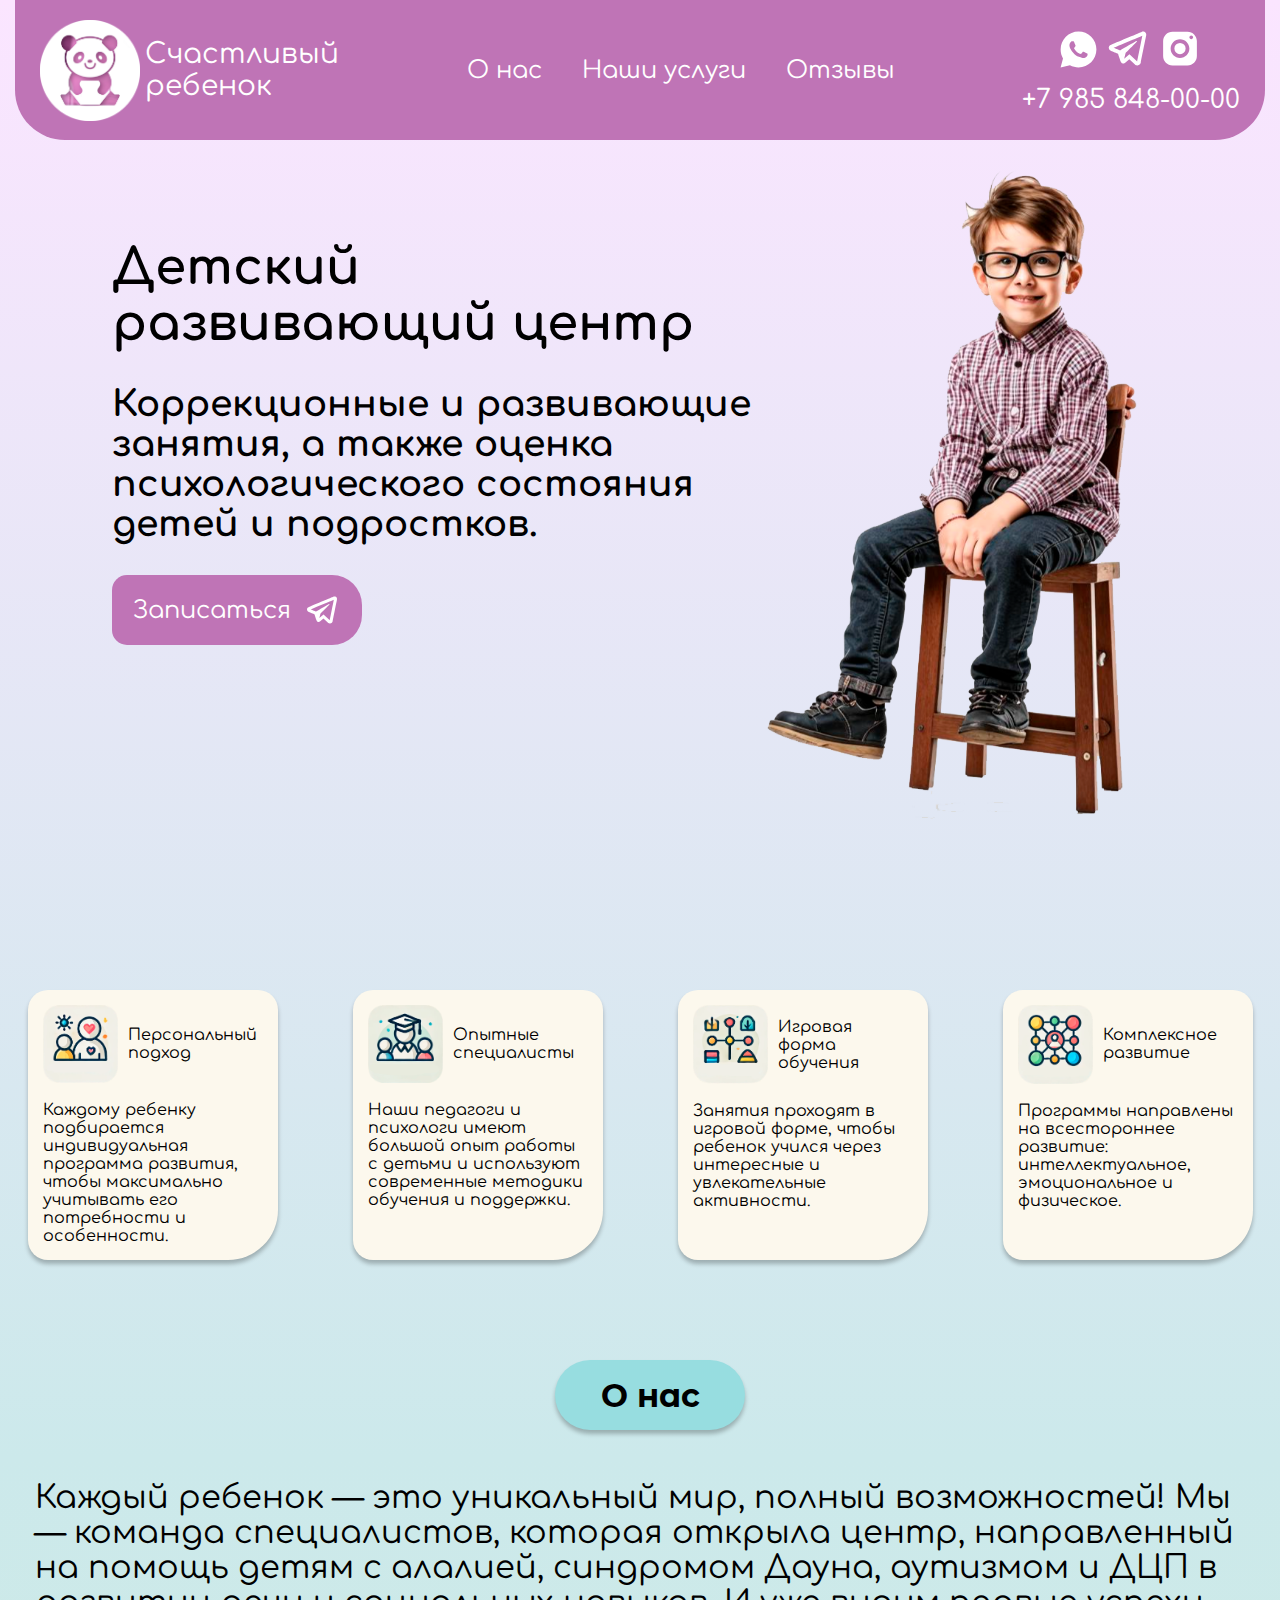
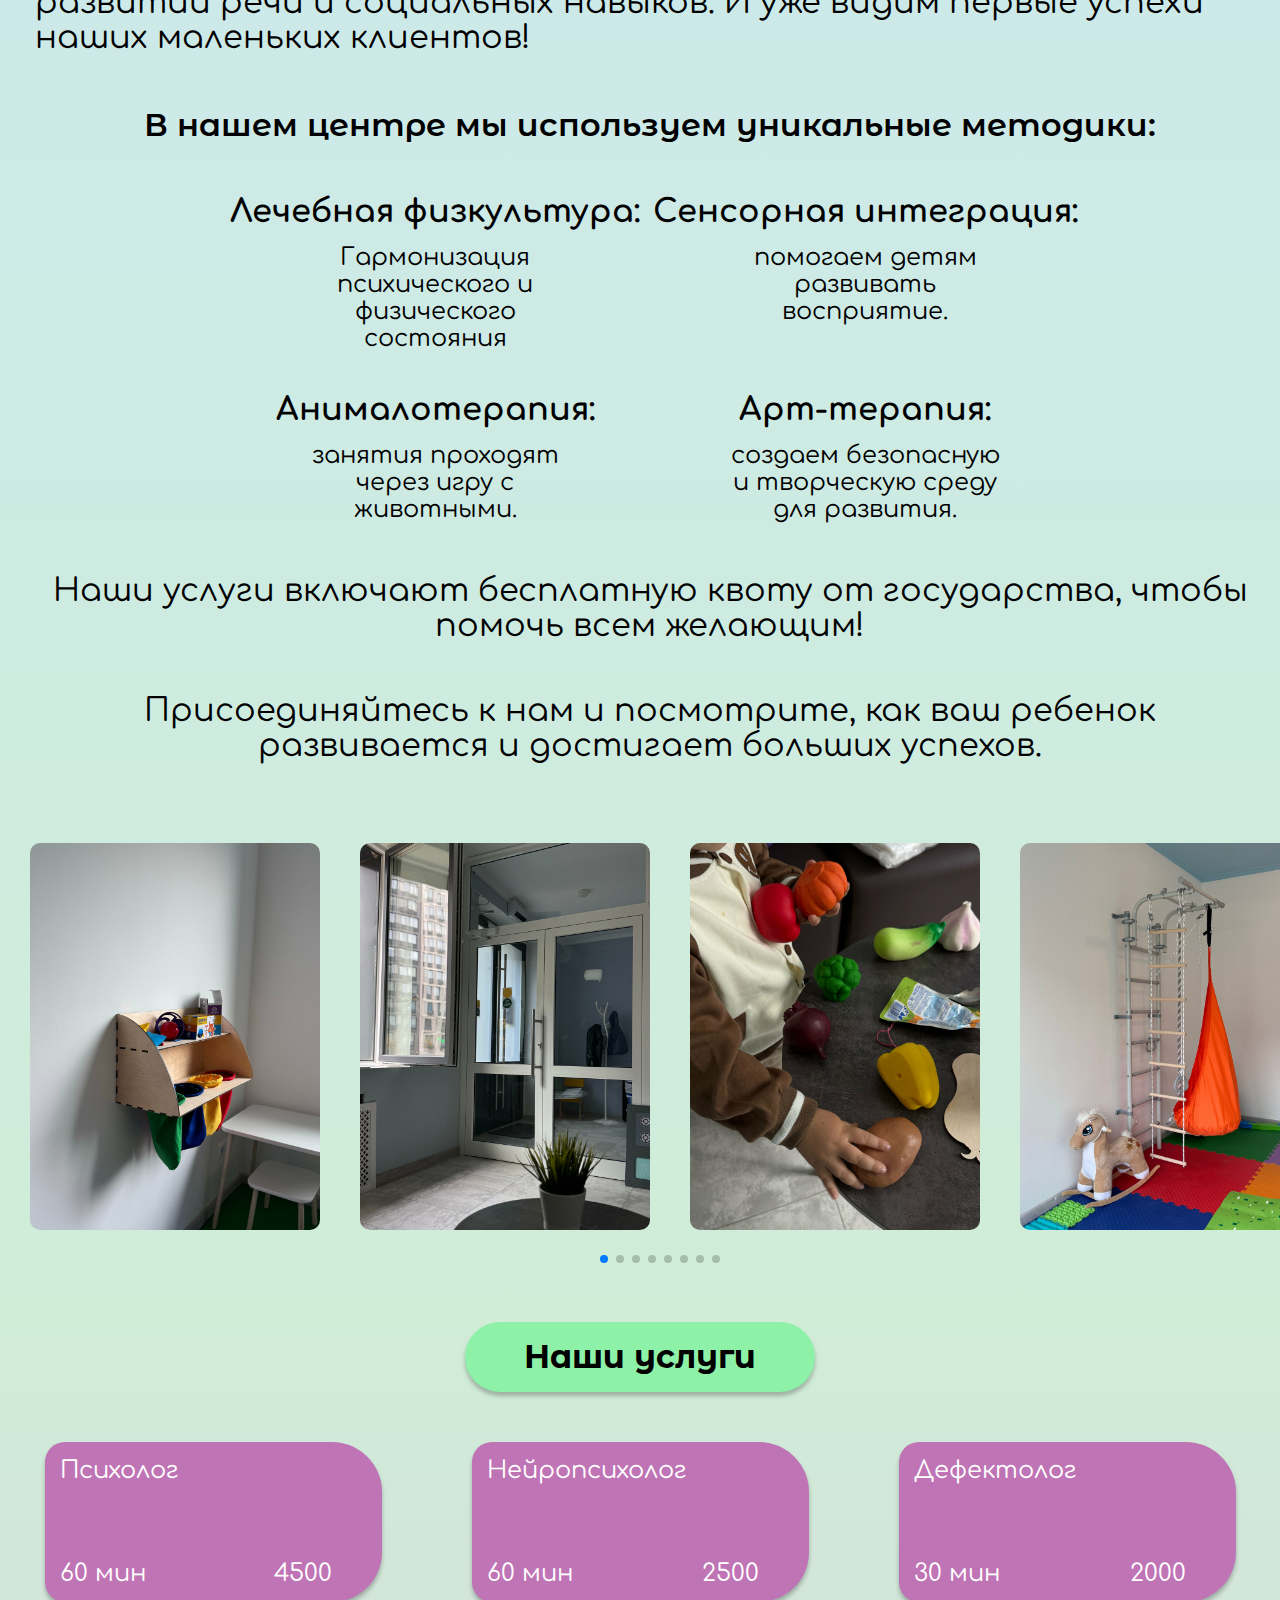
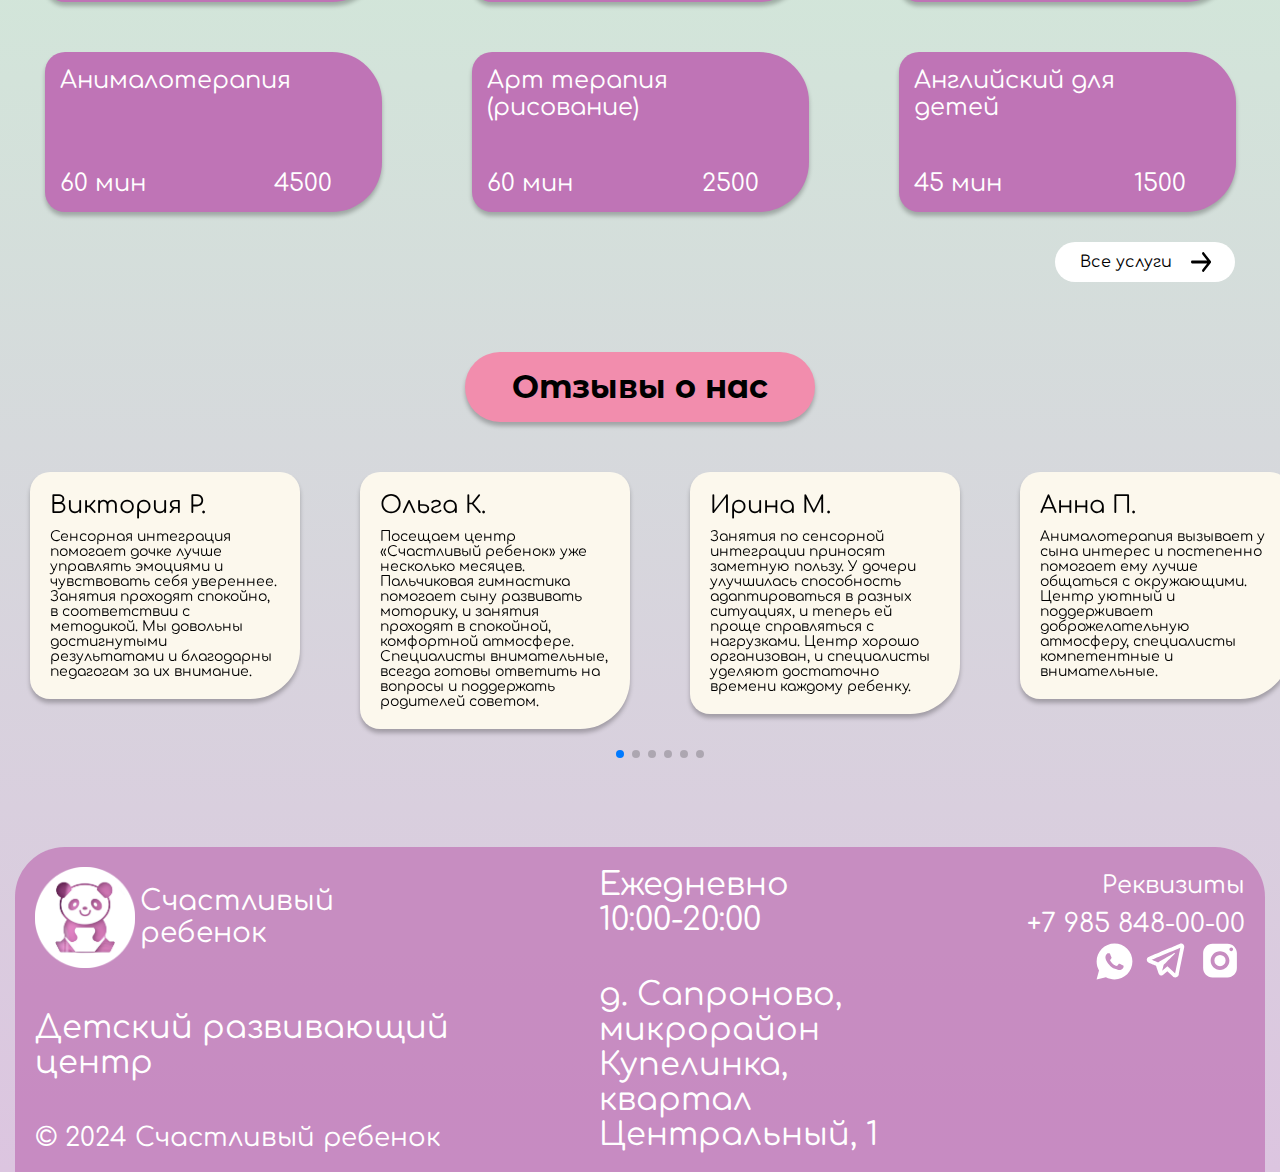
<file: index.html>
<!DOCTYPE html>
<html lang="en">
<head>
    <meta charset="UTF-8">
    <meta name="viewport" content="width=device-width, initial-scale=1.0">
    <title>Детский развивающий центр Счастливый ребенок</title>
    <link rel="stylesheet" href="style.css">
    <link rel="stylesheet" href="https://cdn.jsdelivr.net/npm/swiper@11/swiper-bundle.min.css"/>
    <link rel="preconnect" href="https://fonts.googleapis.com">
    <link rel="preconnect" href="https://fonts.gstatic.com" crossorigin>
    <link href="https://fonts.googleapis.com/css2?family=Comfortaa:wght@300..700&family=Fira+Sans:ital,wght@0,100;0,200;0,300;0,400;0,500;0,600;0,700;0,800;0,900;1,100;1,200;1,300;1,400;1,500;1,600;1,700;1,800;1,900&display=swap" rel="stylesheet">
    <link rel="preconnect" href="https://fonts.googleapis.com">
    <link rel="preconnect" href="https://fonts.gstatic.com" crossorigin>
    <link href="https://fonts.googleapis.com/css2?family=Comfortaa:wght@300..700&family=Fira+Sans:ital,wght@0,100;0,200;0,300;0,400;0,500;0,600;0,700;0,800;0,900;1,100;1,200;1,300;1,400;1,500;1,600;1,700;1,800;1,900&family=Montserrat+Alternates:ital,wght@0,100;0,200;0,300;0,400;0,500;0,600;0,700;0,800;0,900;1,100;1,200;1,300;1,400;1,500;1,600;1,700;1,800;1,900&display=swap" rel="stylesheet">

    <link rel="apple-touch-icon" sizes="57x57" href="/images/avatar/apple-icon-57x57.png">
    <link rel="apple-touch-icon" sizes="60x60" href="/images/avatar/apple-icon-60x60.png">
    <link rel="apple-touch-icon" sizes="72x72" href="/images/avatar/apple-icon-72x72.png">
    <link rel="apple-touch-icon" sizes="76x76" href="/images/avatar/apple-icon-76x76.png">
    <link rel="apple-touch-icon" sizes="114x114" href="/images/avatar/apple-icon-114x114.png">
    <link rel="apple-touch-icon" sizes="120x120" href="/images/avatar/apple-icon-120x120.png">
    <link rel="apple-touch-icon" sizes="144x144" href="/images/avatar/apple-icon-144x144.png">
    <link rel="apple-touch-icon" sizes="152x152" href="/images/avatar/apple-icon-152x152.png">
    <link rel="apple-touch-icon" sizes="180x180" href="/images/avatar/apple-icon-180x180.png">
    <link rel="icon" type="image/png" sizes="192x192"  href="/images/avatar/android-icon-192x192.png">
    <link rel="icon" type="image/png" sizes="32x32" href="/images/avatar/favicon-32x32.png">
    <link rel="icon" type="image/png" sizes="96x96" href="/images/avatar/favicon-96x96.png">
    <link rel="icon" type="image/png" sizes="16x16" href="/images/avatar/favicon-16x16.png">
    <link rel="manifest" href="/manifest.json">
    <meta name="msapplication-TileColor" content="#ffffff">
    <meta name="msapplication-TileImage" content="/ms-icon-144x144.png">
    <meta name="theme-color" content="#ffffff">  
</head>
<body>
    <header id="header">
        <div class="container">
            <div class="header__inner">
                <div class="header__logo__container">
                    <button class="menu-btn">
                        <span class="one"></span>
                        <span class="two"></span>
                        <span class="three"></span>
                    </button>
                    <div class="header__logo">
                        <img src="/images/kid__logo.png" alt="Счастливый ребенок логотип" class="header__logo-img">
                        <p class="header__logo-txt">Счастливый <br> ребенок</p>
                    </div> 
                </div>
                <ul class="header__list close">
                    <li class="header__item">
                        <a href="#about" class="header__link">О нас</a>
                    </li>
                    <li class="header__item">
                        <a href="#services" class="header__link">Наши услуги</a>
                    </li>
                    <li class="header__item">
                        <a href="#reviews" class="header__link">Отзывы</a>
                    </li>
                </ul>
                <div class="header__contacts">
                    <div class="social">
                        <a href="https://wa.me/qr/AYPWCU6PRKT4A1" target="_blank"><img src="/images/whatsAap.svg" alt="whatsApp" class="whatsapp__img"></a>
                        <a href="https://t.me/chastliviyrebenok" target="_blank"><img src="/images/telegram.svg" alt="telegram" class="telegram__img"></a>
                        <a href="https://www.instagram.com/schastlivyi_rebenok_?igsh=eXZneW05Mms1cmF5" target="_blank"><img src="/images/instagram.svg" alt="instagram" class="instagram__img"></a>
                    </div>
                    <p class="number">+7 985 848-00-00</p>
                </div>
            </div>
        </div>
    </header>
    <section class="banner__content" id="banner">
        <div class="container">
            <div class="banner__inner">
                <div class="banner__text">
                    <h1 class="banner__h1">Детский <br> развивающий центр</h1>
                    <h2 class="banner__h2">Коррекционные и развивающие занятия, а также оценка психологического состояния детей и подростков.</h2>
                    <a href="https://web.telegram.org/k/#@sonika1993" id="showFormButton" class="banner__button" target="_blank">
                        <p class="banner__button-txt">Записаться</p>
                        <img src="/images/telegram.svg" alt="Стрелка" class="banner__button-img">
                    </a>
                    <!-- <form id="contactForm" action="javascript:void(0)">
                        <div class="dataForm">
                            <P>Мы вам перезвоним!</P>
                            <label class="form__text" for="name">Имя:</label><br>
                            <input class="form__input" type="text" id="name" name="name" required><br>
                            <label class="form__text" for="email">Email:</label><br>
                            <input class="form__input" type="email" id="email" name="email" required><br>
                            <label class="form__text" for="phoneNumber">Номер телефона:</label><br>
                            <input class="form__input" type="tel" id="phoneNumber" name="phoneNumber" required><br><br>
                            <button class="form__button" type="submit"><p>Отправить</p></button>
                        </div>
                    </form> -->
                </div>
                <img src="/images/banner_img.png" alt="Boy" class="banner__img">
            </div>
        </div>
    </section>
    <section id="carts">
        <div class="container">
            <div class="carts__inner">
                <ul class="carts__list">
                    <li class="carts__itme">
                        <div class="cart">
                            <div class="cart__title">
                                <img src="/images/icon_1.png" alt="" class="cart__title-img">
                                <p class="cart__title-txt">Персональный подход</p>
                            </div>
                            <p class="cart__text">Каждому ребенку подбирается индивидуальная программа развития, чтобы максимально учитывать его потребности и особенности.</p>
                        </div>
                    </li>
                    <li class="carts__itme">
                        <div class="cart">
                            <div class="cart__title">
                                <img src="/images/icon_2.png" alt="" class="cart__title-img">
                                <p class="cart__title-txt">Опытные специалисты</p>
                            </div>
                            <p class="cart__text">Наши педагоги и психологи имеют большой опыт работы с детьми и используют современные методики обучения и поддержки.</p>
                        </div>
                    </li>
                    <li class="carts__itme">
                        <div class="cart">
                            <div class="cart__title">
                                <img src="/images/icon_3.png" alt="" class="cart__title-img">
                                <p class="cart__title-txt">Игровая форма обучения</p>
                            </div>
                            <p class="cart__text">Занятия проходят в игровой форме, чтобы ребенок учился через интересные и увлекательные активности.</p>
                        </div>
                    </li>
                    <li class="carts__itme">
                        <div class="cart">
                            <div class="cart__title">
                                <img src="/images/icon_4.png" alt="" class="cart__title-img">
                                <p class="cart__title-txt">Комплексное развитие</p>
                            </div>
                            <p class="cart__text">Программы направлены на всестороннее развитие: интеллектуальное, эмоциональное и физическое.</p>
                        </div>
                    </li>
                </ul>
            </div>
        </div>
    </section>
    <section id="about">
        <div class="container">
            <div class="about__inner">
                <div class="section__name name__about">
                    <p>О нас</p>
                </div>
                <p class="about__text-first">Каждый ребенок — это уникальный мир, полный возможностей! Мы — команда специалистов, которая открыла центр, направленный на помощь детям с алалией, синдромом Дауна, аутизмом и ДЦП в развитии речи и социальных навыков. И уже видим первые успехи наших маленьких клиентов!</p>
                <h1 class="about__text-title">В нашем центре мы используем уникальные методики:</h1>
                <div class="methods">
                    <ul class="methods__list">
                        <li class="methods__item">
                            <h2 class="methods__title">Лечебная физкультура:</h2>
                            <p class="methods__text">Гармонизация психического и физического состояния</p>
                        </li>
                        <li class="methods__item">
                            <h2 class="methods__title">Сенсорная интеграция:</h2>
                            <p class="methods__text">помогаем детям развивать восприятие.</p>
                        </li>
                        <li class="methods__item">
                            <h2 class="methods__title">Анималотерапия:</h2>
                            <p class="methods__text">занятия проходят через игру с животными.</p>
                        </li>
                        <li class="methods__item">
                            <h2 class="methods__title">Арт-терапия:</h2>
                            <p class="methods__text">создаем безопасную и творческую среду для развития.</p>
                        </li>
                    </ul>
                </div>
                <p class="about__text-second">Наши услуги включают бесплатную квоту от государства, чтобы помочь всем желающим!</p>
                <p class="about__text-third">Присоединяйтесь к нам и посмотрите, как ваш ребенок развивается и достигает больших успехов.</p>
            </div>
        </div>
    </section>
    <section id="gallery">
        <div class="swiper-container">
            <div class="swiper-wrapper">
                <div class="swiper-slide"><img src="/images/IMG_3145.JPG" alt="Image 1"></div>
                <div class="swiper-slide"><img src="/images/IMG_3146.JPG" alt="Image 2"></div>
                <div class="swiper-slide"><img src="/images/IMG_3147.JPG" alt="Image 3"></div>
                <div class="swiper-slide"><img src="/images/IMG_3148.JPG" alt="Image 4"></div>
                <div class="swiper-slide"><img src="/images/IMG_3149.JPG" alt="Image 5"></div>
                <div class="swiper-slide"><img src="/images/IMG_3150.JPG" alt="Image 5"></div>
                <div class="swiper-slide"><img src="/images/IMG_3151.JPG" alt="Image 5"></div>
                <div class="swiper-slide"><img src="/images/IMG_3152.JPG" alt="Image 5"></div>
            </div>
            <div class="swiper-pagination"></div>
        </div> 

    </section>
    <section id="services">
        <div class="container">
            <div class="services__inner">
                <div class="section__name name__services">
                    <p>Наши услуги</p>
                </div>
                <ul class="services__list">
                    <li class="services__item">
                        <p class="services__title">Психолог</p>
                        <div class="services__text">
                            <p class="services-time">60 мин</p>
                            <p class="services-price">4500</p>
                        </div>
                    </li>
                    <li class="services__item">
                        <p class="services__title">Нейропсихолог</p>
                        <div class="services__text">
                            <p class="services-time">60 мин</p>
                            <p class="services-price">2500</p>
                        </div>
                    </li>
                    <li class="services__item">
                        <p class="services__title">Дефектолог</p>
                        <div class="services__text">
                            <p class="services-time">30 мин</p>
                            <p class="services-price">2000</p>
                        </div>
                    </li>
                    <li class="services__item">
                        <p class="services__title">Анималотерапия</p>
                        <div class="services__text">
                            <p class="services-time">60 мин</p>
                            <p class="services-price">4500</p>
                        </div>
                    </li>
                    <li class="services__item">
                        <p class="services__title">Арт терапия (рисование)</p>
                        <div class="services__text">
                            <p class="services-time">60 мин</p>
                            <p class="services-price">2500</p>
                        </div>
                    </li>
                    <li class="services__item">
                        <p class="services__title">Английский для детей</p>
                        <div class="services__text">
                            <p class="services-time">45 мин</p>
                            <p class="services-price">1500</p>
                        </div>
                    </li>
                </ul>
            </div>
            <div class="services__container">
                <a href="/services.html" class="services-btn">
                    <p>Все услуги</p>
                    <img src="/images/stickB.svg" alt="срелка" class="services-stick">
                </a>
            </div>
        </div>
    </section>
    <section id="reviews">
        <div class="reviews__name__conteiner">
            <div class="section__name name__reviews">
                <p>Отзывы о наc</p>
            </div>
        </div>
        <div class="swiper-container">
            <div class="swiper-wrapper">
                <div class="swiper-slide reviews-swiper">
                    <div class="review-cart">
                        <p class="review__name">Виктория Р.</p>
                        <p class="review__text">Сенсорная интеграция помогает дочке лучше управлять эмоциями и чувствовать себя увереннее. Занятия проходят спокойно, в соответствии с методикой. Мы довольны достигнутыми результатами и благодарны педагогам за их внимание.</p>
                    </div>
                </div>
                <div class="swiper-slide reviews-swiper">
                    <div class="review-cart">
                        <p class="review__name">Ольга К.</p>
                        <p class="review__text">Посещаем центр «Счастливый ребенок» уже несколько месяцев. Пальчиковая гимнастика помогает сыну развивать моторику, и занятия проходят в спокойной, комфортной атмосфере. Специалисты внимательные, всегда готовы ответить на вопросы и поддержать родителей советом.</p>
                    </div>
                </div>
                <div class="swiper-slide reviews-swiper">
                    <div class="review-cart">
                        <p class="review__name">Ирина М.</p>
                        <p class="review__text">Занятия по сенсорной интеграции приносят заметную пользу. У дочери улучшилась способность адаптироваться в разных ситуациях, и теперь ей проще справляться с нагрузками. Центр хорошо организован, и специалисты уделяют достаточно времени каждому ребенку.</p>
                    </div>
                </div>
                <div class="swiper-slide reviews-swiper">
                    <div class="review-cart">
                        <p class="review__name">Анна П.</p>
                        <p class="review__text">Анималотерапия вызывает у сына интерес и постепенно помогает ему лучше общаться с окружающими. Центр уютный и поддерживает доброжелательную атмосферу, специалисты компетентные и внимательные.</p>
                    </div>
                </div>
                <div class="swiper-slide reviews-swiper">
                    <div class="review-cart">
                        <p class="review__name">Наталья В.</p>
                        <p class="review__text">Записались на курс развития фонематического слуха. Уже после нескольких занятий видим положительные изменения – сын стал легче различать звуки. Центр приятно удивил уровнем профессионализма педагогов и их искренним вниманием к каждому ребенку.</p>
                    </div>
                </div>
                <div class="swiper-slide reviews-swiper">
                    <div class="review-cart">
                        <p class="review__name">Сергей Л.</p>
                        <p class="review__text">Посещаем занятия по пальчиковой гимнастике, и результат не заставил себя ждать – моторика стала лучше, ребенок более заинтересован в активностях. Центр создает благоприятные условия для развития детей, что мы как родители очень ценим.</p>
                    </div>
                </div>
            </div>
            <div class="swiper-pagination"></div>
        </div> 
    </section>
    <footer id="footer">
        <div class="container">
            <div class="footer__inner">
                <div class="footer__list-1">
                    <div class="footer__logo">
                        <img src="/images/kid__logo.png" alt="Счастливый ребенок логотип" class="header__logo-img">
                        <p class="header__logo-txt footer__logo-txt">Счастливый <br> ребенок</p>
                    </div>
                    <p class="footer__list-1__text-1">Детский развивающий <br> центр</p>
                    <p class="footer__list-1__text-2">© 2024 Счастливый ребенок</p>
                </div>
                <div class="footer__list-2">
                    <p class="shedule">Ежедневно <br> 10:00-20:00</p>
                    <p class="adress">д. Сапроново,<br> микрорайон<br> Купелинка,<br> квартал<br> Центральный, 1</p>
                </div>
                <div class="footer__list-3">
                    <a href="/requisites.html" class="requisites">Реквизиты</a>
                    <p class="number footer__number">+7 985 848-00-00</p>
                    <div class="footer__contacts">
                        <a href="https://wa.me/qr/AYPWCU6PRKT4A1" target="_blank"><img src="/images/whatsAap.svg" alt="whatsApp" class="whatsapp__img"></a>
                        <a href="https://t.me/chastliviyrebenok" target="_blank"><img src="/images/telegram.svg" alt="telegram" class="telegram__img"></a>
                        <a href="https://www.instagram.com/schastlivyi_rebenok_?igsh=eXZneW05Mms1cmF5" target="_blank"><img src="/images/instagram.svg" alt="instagram" class="instagram__img"></a>
                    </div>
                </div>
            </div>
        </div>
    </footer>
    <script src="https://cdn.jsdelivr.net/npm/swiper@11/swiper-bundle.min.js"></script>
    <script src="scripts.js"></script>
    
</body>
</html>
</file>
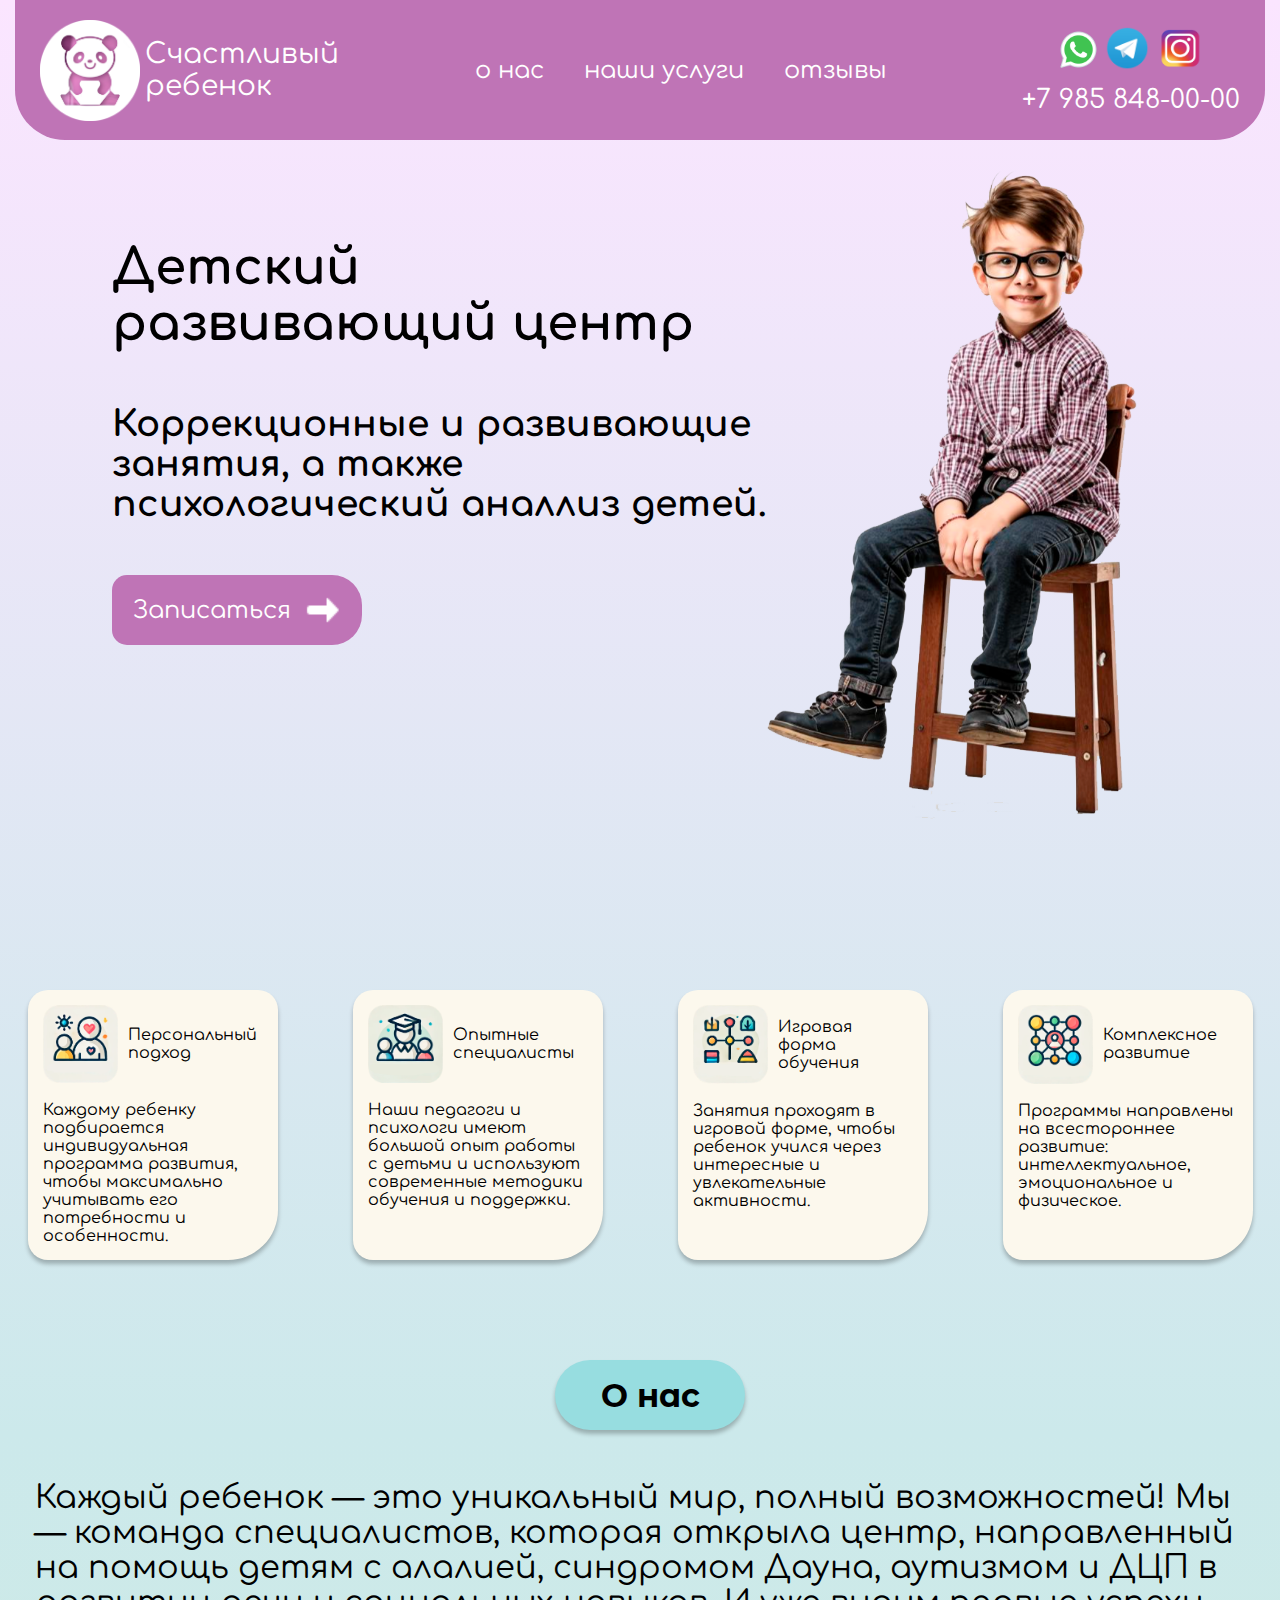
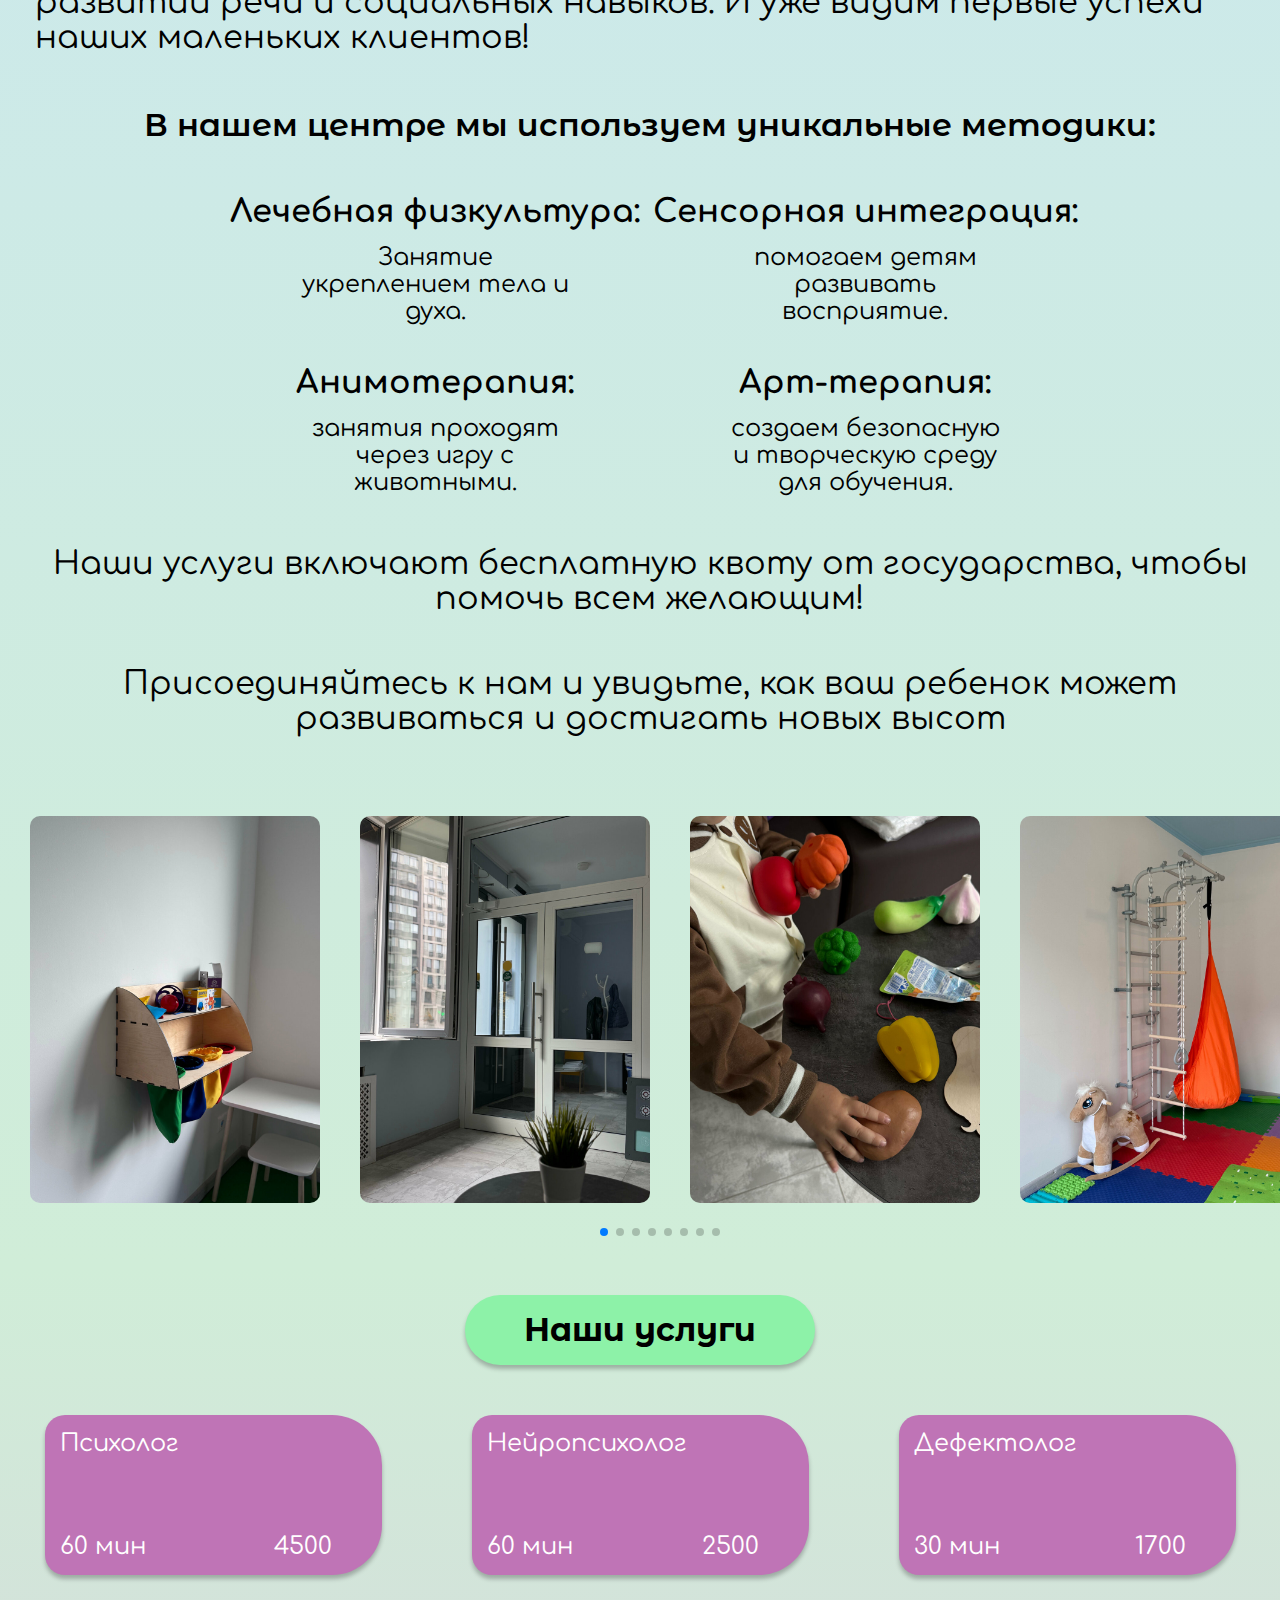
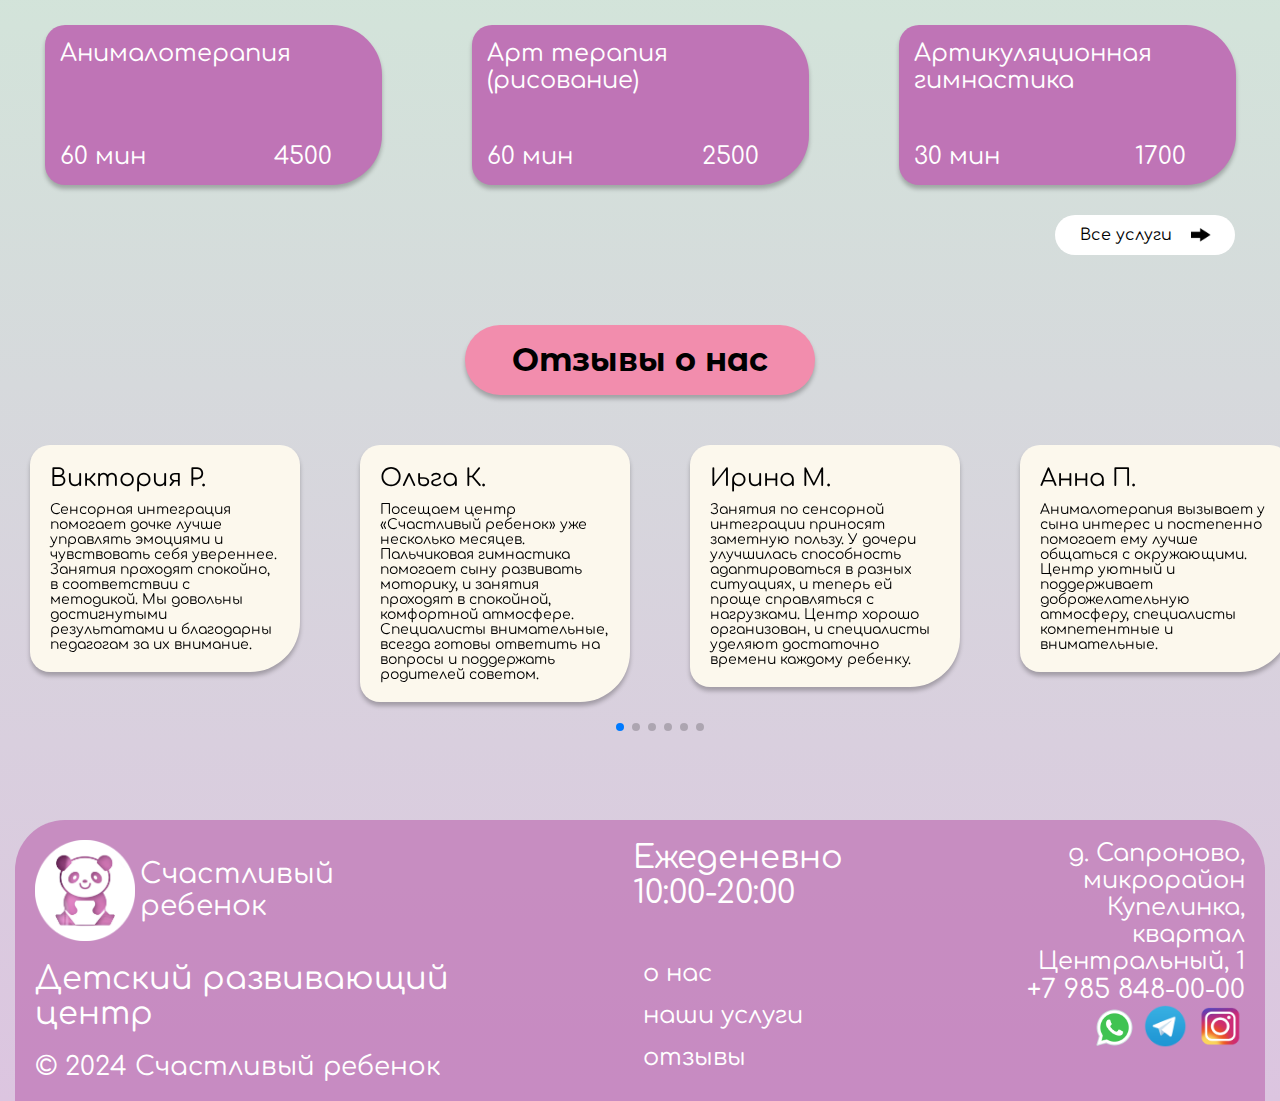
<file: main.html>
<!DOCTYPE html>
<html lang="en">
<head>
    <meta charset="UTF-8">
    <meta name="viewport" content="width=device-width, initial-scale=1.0">
    <title>Document</title>
    <link rel="stylesheet" href="style.css">
    <link rel="stylesheet" href="https://cdn.jsdelivr.net/npm/swiper@11/swiper-bundle.min.css"/>
    <link rel="preconnect" href="https://fonts.googleapis.com">
    <link rel="preconnect" href="https://fonts.gstatic.com" crossorigin>
    <link href="https://fonts.googleapis.com/css2?family=Comfortaa:wght@300..700&family=Fira+Sans:ital,wght@0,100;0,200;0,300;0,400;0,500;0,600;0,700;0,800;0,900;1,100;1,200;1,300;1,400;1,500;1,600;1,700;1,800;1,900&display=swap" rel="stylesheet">
    <link rel="preconnect" href="https://fonts.googleapis.com">
    <link rel="preconnect" href="https://fonts.gstatic.com" crossorigin>
    <link href="https://fonts.googleapis.com/css2?family=Comfortaa:wght@300..700&family=Fira+Sans:ital,wght@0,100;0,200;0,300;0,400;0,500;0,600;0,700;0,800;0,900;1,100;1,200;1,300;1,400;1,500;1,600;1,700;1,800;1,900&family=Montserrat+Alternates:ital,wght@0,100;0,200;0,300;0,400;0,500;0,600;0,700;0,800;0,900;1,100;1,200;1,300;1,400;1,500;1,600;1,700;1,800;1,900&display=swap" rel="stylesheet">
</head>
<body>
    <header id="header">
        <div class="container">
            <div class="header__inner">
                <div class="header__logo__container">
                    <button class="menu-btn">
                        <span class="one"></span>
                        <span class="two"></span>
                        <span class="three"></span>
                    </button>
                    <div class="header__logo">
                        <img src="/images/kid__logo.png" alt="Счастливый ребенок логотип" class="header__logo-img">
                        <p class="header__logo-txt">Счастливый <br> ребенок</p>
                    </div> 
                </div>
                <ul class="header__list close">
                    <li class="header__item">
                        <a href="#about" class="header__link">о нас</a>
                    </li>
                    <li class="header__item">
                        <a href="#services" class="header__link">наши услуги</a>
                    </li>
                    <li class="header__item">
                        <a href="#reviews" class="header__link">отзывы</a>
                    </li>
                </ul>
                <div class="header__contacts">
                    <div class="social">
                        <a href="https://wa.me/qr/AYPWCU6PRKT4A1"><img src="/images/whatsApp.png" alt="whatsApp" class="whatsapp__img"></a>
                        <a href="https://t.me/chastliviyrebenok"><img src="/images/telegram.webp" alt="telegram" class="telegram__img"></a>
                        <a href="https://www.instagram.com/schastlivyi_rebenok_?igsh=eXZneW05Mms1cmF5"><img src="/images/instagram.png" alt="instagram" class="instagram__img"></a>
                    </div>
                    <p class="number">+7 985 848-00-00</p>
                </div>
            </div>
        </div>
    </header>
    <section id="banner">
        <div class="container">
            <div class="banner__inner">
                <div class="banner__text">
                    <h1 class="banner__h1">Детский <br> развивающий центр</h1>
                    <h2 class="banner__h2">Коррекционные и развивающие занятия, а также психологический аналлиз детей.</h2>
                    <a href="https://wa.me/qr/AYPWCU6PRKT4A1" class="banner__button">
                        <p class="banner__button-txt">Записаться</p>
                        <img src="/images/срелка.png" alt="Стрелка" class="banner__button-img">
                    </a>
                </div>
                <img src="/images/banner_img.png" alt="Boy" class="banner__img">
            </div>
        </div>
    </section>
    <section id="carts">
        <div class="container">
            <div class="carts__inner">
                <ul class="carts__list">
                    <li class="carts__itme">
                        <div class="cart">
                            <div class="cart__title">
                                <img src="/images/icon_1.png" alt="" class="cart__title-img">
                                <p class="cart__title-txt">Персональный подход</p>
                            </div>
                            <p class="cart__text">Каждому ребенку подбирается индивидуальная программа развития, чтобы максимально учитывать его потребности и особенности.</p>
                        </div>
                    </li>
                    <li class="carts__itme">
                        <div class="cart">
                            <div class="cart__title">
                                <img src="/images/icon_2.png" alt="" class="cart__title-img">
                                <p class="cart__title-txt">Опытные специалисты</p>
                            </div>
                            <p class="cart__text">Наши педагоги и психологи имеют большой опыт работы с детьми и используют современные методики обучения и поддержки.</p>
                        </div>
                    </li>
                    <li class="carts__itme">
                        <div class="cart">
                            <div class="cart__title">
                                <img src="/images/icon_3.png" alt="" class="cart__title-img">
                                <p class="cart__title-txt">Игровая форма обучения</p>
                            </div>
                            <p class="cart__text">Занятия проходят в игровой форме, чтобы ребенок учился через интересные и увлекательные активности.</p>
                        </div>
                    </li>
                    <li class="carts__itme">
                        <div class="cart">
                            <div class="cart__title">
                                <img src="/images/icon_4.png" alt="" class="cart__title-img">
                                <p class="cart__title-txt">Комплексное развитие</p>
                            </div>
                            <p class="cart__text">Программы направлены на всестороннее развитие: интеллектуальное, эмоциональное и физическое.</p>
                        </div>
                    </li>
                </ul>
            </div>
        </div>
    </section>
    <section id="about">
        <div class="container">
            <div class="about__inner">
                <div class="section__name name__about">
                    <p>О нас</p>
                </div>
                <p class="about__text-first">Каждый ребенок — это уникальный мир, полный возможностей! Мы — команда специалистов, которая открыла центр, направленный на помощь детям с алалией, синдромом Дауна, аутизмом и ДЦП в развитии речи и социальных навыков. И уже видим первые успехи наших маленьких клиентов!</p>
                <h1 class="about__text-title">В нашем центре мы используем уникальные методики:</h1>
                <div class="methods">
                    <ul class="methods__list">
                        <li class="methods__item">
                            <h2 class="methods__title">Лечебная физкультура:</h2>
                            <p class="methods__text">Занятие укреплением тела и духа.</p>
                        </li>
                        <li class="methods__item">
                            <h2 class="methods__title">Сенсорная интеграция:</h2>
                            <p class="methods__text">помогаем детям развивать восприятие.</p>
                        </li>
                        <li class="methods__item">
                            <h2 class="methods__title">Анимотерапия:</h2>
                            <p class="methods__text">занятия проходят через игру с животными.</p>
                        </li>
                        <li class="methods__item">
                            <h2 class="methods__title">Арт-терапия:</h2>
                            <p class="methods__text">создаем безопасную и творческую среду для обучения.</p>
                        </li>
                    </ul>
                </div>
                <p class="about__text-second">Наши услуги включают бесплатную квоту от государства, чтобы помочь всем желающим!</p>
                <p class="about__text-third">Присоединяйтесь к нам и увидьте, как ваш ребенок может развиваться и достигать новых высот</p>
            </div>
        </div>
    </section>
    <section id="gallery">
        <div class="swiper-container">
            <div class="swiper-wrapper">
                <div class="swiper-slide"><img src="/images/IMG_3145.JPG" alt="Image 1"></div>
                <div class="swiper-slide"><img src="/images/IMG_3146.JPG" alt="Image 2"></div>
                <div class="swiper-slide"><img src="/images/IMG_3147.JPG" alt="Image 3"></div>
                <div class="swiper-slide"><img src="/images/IMG_3148.JPG" alt="Image 4"></div>
                <div class="swiper-slide"><img src="/images/IMG_3149.JPG" alt="Image 5"></div>
                <div class="swiper-slide"><img src="/images/IMG_3150.JPG" alt="Image 5"></div>
                <div class="swiper-slide"><img src="/images/IMG_3151.JPG" alt="Image 5"></div>
                <div class="swiper-slide"><img src="/images/IMG_3152.JPG" alt="Image 5"></div>
            </div>
            <div class="swiper-pagination"></div>
        </div> 

    </section>
    <section id="services">
        <div class="container">
            <div class="services__inner">
                <div class="section__name name__services">
                    <p>Наши услуги</p>
                </div>
                <ul class="services__list">
                    <li class="services__item">
                        <p class="services__title">Психолог</p>
                        <div class="services__text">
                            <p class="services-time">60 мин</p>
                            <p class="services-price">4500</p>
                        </div>
                    </li>
                    <li class="services__item">
                        <p class="services__title">Нейропсихолог</p>
                        <div class="services__text">
                            <p class="services-time">60 мин</p>
                            <p class="services-price">2500</p>
                        </div>
                    </li>
                    <li class="services__item">
                        <p class="services__title">Дефектолог</p>
                        <div class="services__text">
                            <p class="services-time">30 мин</p>
                            <p class="services-price">1700</p>
                        </div>
                    </li>
                    <li class="services__item">
                        <p class="services__title">Анималотерапия</p>
                        <div class="services__text">
                            <p class="services-time">60 мин</p>
                            <p class="services-price">4500</p>
                        </div>
                    </li>
                    <li class="services__item">
                        <p class="services__title">Арт терапия (рисование)</p>
                        <div class="services__text">
                            <p class="services-time">60 мин</p>
                            <p class="services-price">2500</p>
                        </div>
                    </li>
                    <li class="services__item">
                        <p class="services__title">Артикуляционная гимнастика</p>
                        <div class="services__text">
                            <p class="services-time">30 мин</p>
                            <p class="services-price">1700</p>
                        </div>
                    </li>
                </ul>
            </div>
            <div class="services__container">
                <a href="/services.html" class="services-btn">
                    <p>Все услуги</p>
                    <img src="/images/pngwing.com.png" alt="срелка" class="services-stick">
                </a>
            </div>
        </div>
    </section>
    <section id="reviews">
        <div class="reviews__name__conteiner">
            <div class="section__name name__reviews">
                <p>Отзывы о наc</p>
            </div>
        </div>
        <div class="swiper-container">
            <div class="swiper-wrapper">
                <div class="swiper-slide">
                    <div class="review-cart">
                        <p class="review__name">Виктория Р.</p>
                        <p class="review__text">Сенсорная интеграция помогает дочке лучше управлять эмоциями и чувствовать себя увереннее. Занятия проходят спокойно, в соответствии с методикой. Мы довольны достигнутыми результатами и благодарны педагогам за их внимание.</p>
                    </div>
                </div>
                <div class="swiper-slide">
                    <div class="review-cart">
                        <p class="review__name">Ольга К.</p>
                        <p class="review__text">Посещаем центр «Счастливый ребенок» уже несколько месяцев. Пальчиковая гимнастика помогает сыну развивать моторику, и занятия проходят в спокойной, комфортной атмосфере. Специалисты внимательные, всегда готовы ответить на вопросы и поддержать родителей советом.</p>
                    </div>
                </div>
                <div class="swiper-slide">
                    <div class="review-cart">
                        <p class="review__name">Ирина М.</p>
                        <p class="review__text">Занятия по сенсорной интеграции приносят заметную пользу. У дочери улучшилась способность адаптироваться в разных ситуациях, и теперь ей проще справляться с нагрузками. Центр хорошо организован, и специалисты уделяют достаточно времени каждому ребенку.</p>
                    </div>
                </div>
                <div class="swiper-slide">
                    <div class="review-cart">
                        <p class="review__name">Анна П.</p>
                        <p class="review__text">Анималотерапия вызывает у сына интерес и постепенно помогает ему лучше общаться с окружающими. Центр уютный и поддерживает доброжелательную атмосферу, специалисты компетентные и внимательные.</p>
                    </div>
                </div>
                <div class="swiper-slide">
                    <div class="review-cart">
                        <p class="review__name">Наталья В.</p>
                        <p class="review__text">Записались на курс развития фонематического слуха. Уже после нескольких занятий видим положительные изменения – сын стал легче различать звуки. Центр приятно удивил уровнем профессионализма педагогов и их искренним вниманием к каждому ребенку.</p>
                    </div>
                </div>
                <div class="swiper-slide">
                    <div class="review-cart">
                        <p class="review__name">Сергей Л.</p>
                        <p class="review__text">Посещаем занятия по пальчиковой гимнастике, и результат не заставил себя ждать – моторика стала лучше, ребенок более заинтересован в активностях. Центр создает благоприятные условия для развития детей, что мы как родители очень ценим.</p>
                    </div>
                </div>
            </div>
            <div class="swiper-pagination"></div>
        </div> 
    </section>
    <footer id="footer">
        <div class="container">
            <div class="footer__inner">
                <div class="footer__list-1">
                    <div class="footer__logo">
                        <img src="/images/kid__logo.png" alt="Счастливый ребенок логотип" class="header__logo-img">
                        <p class="header__logo-txt footer__logo-txt">Счастливый <br> ребенок</p>
                    </div>
                    <p class="footer__list-1__text-1">Детский развивающий <br> центр</p>
                    <p class="footer__list-1__text-2">© 2024 Счастливый ребенок</p>
                </div>
                <div class="footer__list-2">
                    <p class="shedule">Ежеденевно <br> 10:00-20:00</p>
                    <div class="footer__links__list">
                        <p class="footer__links__item">о нас</p>
                        <p class="footer__links__item">наши услуги</p>
                        <p class="footer__links__item">отзывы</p>
                    </div>
                </div>
                <div class="footer__list-3">
                    <p class="adress">д. Сапроново,<br> микрорайон<br> Купелинка,<br> квартал<br> Центральный, 1</p>
                    <p class="number footer__number">+7 985 848-00-00</p>
                    <div class="footer__contacts">
                        <a href="https://wa.me/qr/AYPWCU6PRKT4A1"><img src="/images/whatsApp.png" alt="whatsApp" class="whatsapp__img"></a>
                        <a href="https://t.me/chastliviyrebenok"><img src="/images/telegram.webp" alt="telegram" class="telegram__img"></a>
                        <a href="https://www.instagram.com/schastlivyi_rebenok_?igsh=eXZneW05Mms1cmF5"><img src="/images/instagram.png" alt="instagram" class="instagram__img"></a>
                    </div>
                </div>
            </div>
        </div>
    </footer>
    <script src="https://cdn.jsdelivr.net/npm/swiper@11/swiper-bundle.min.js"></script>
    <script src="scripts.js"></script>
    
</body>
</html>
</file>
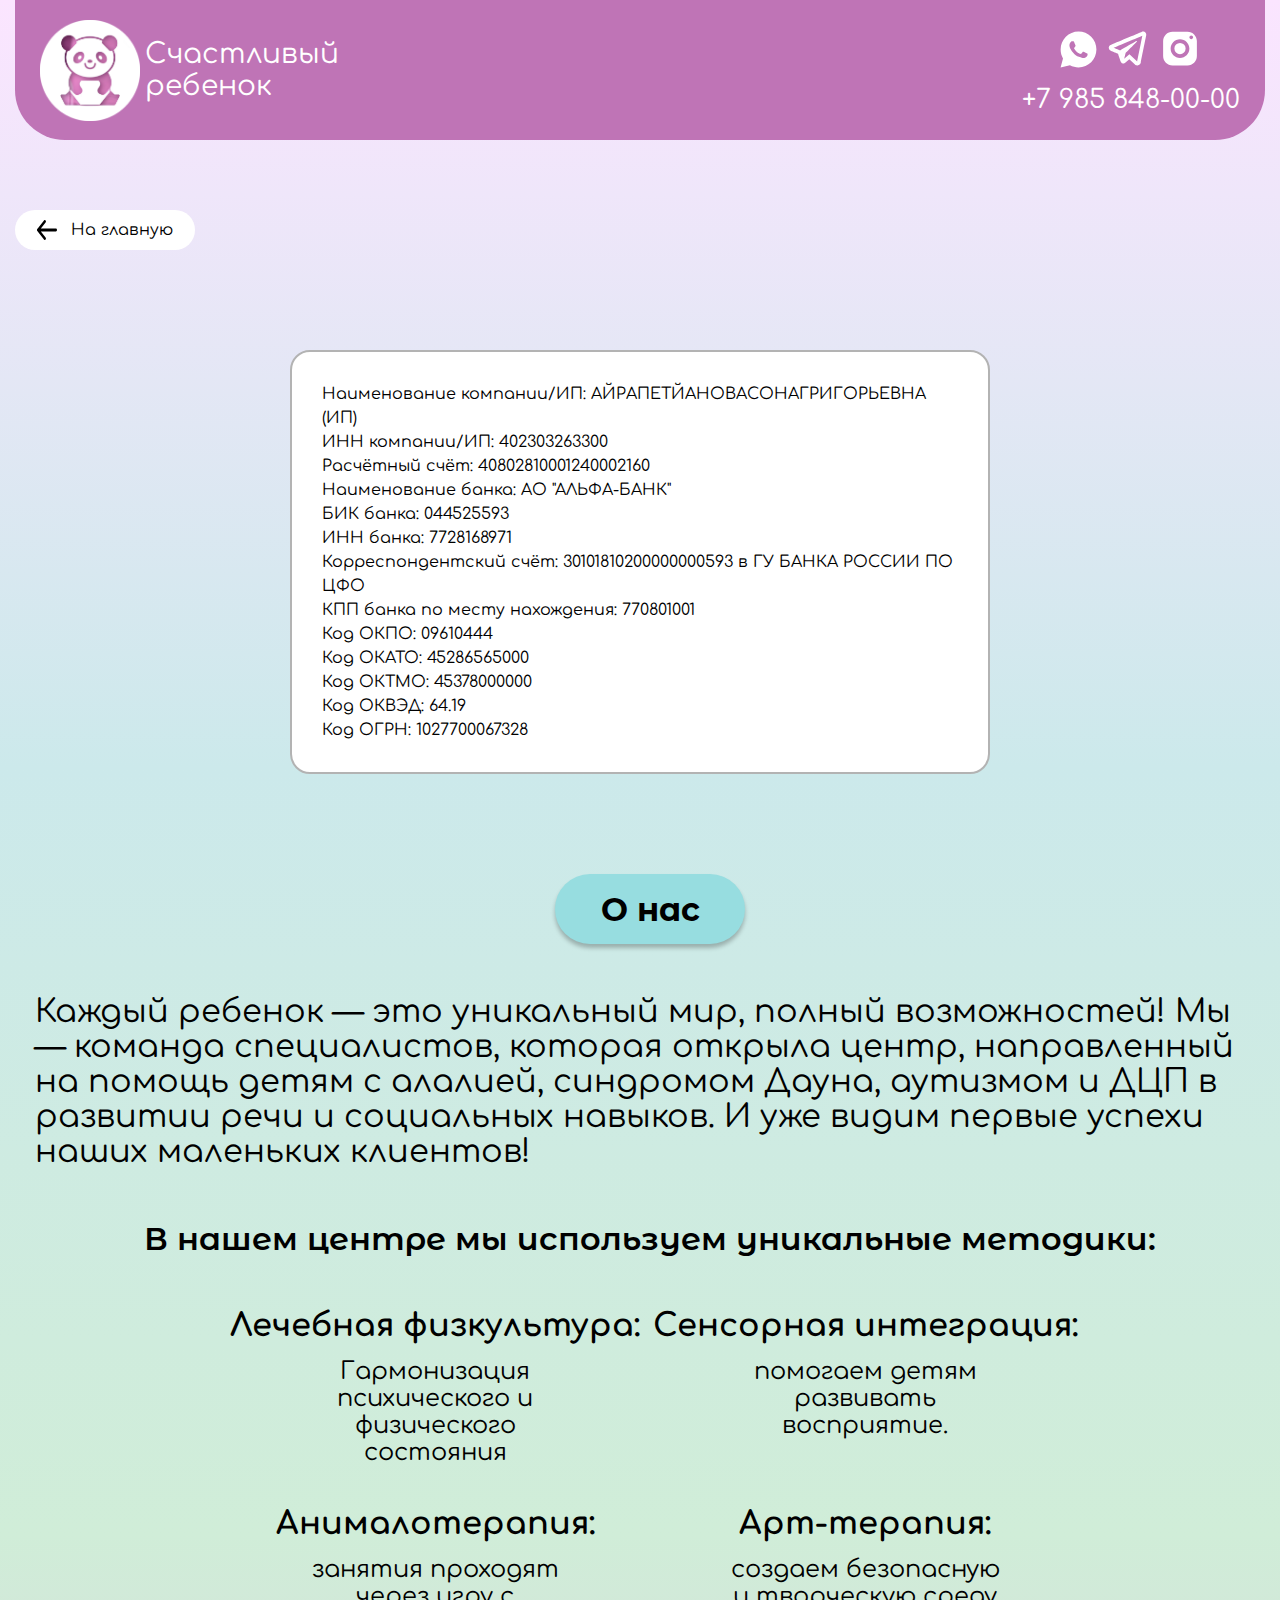
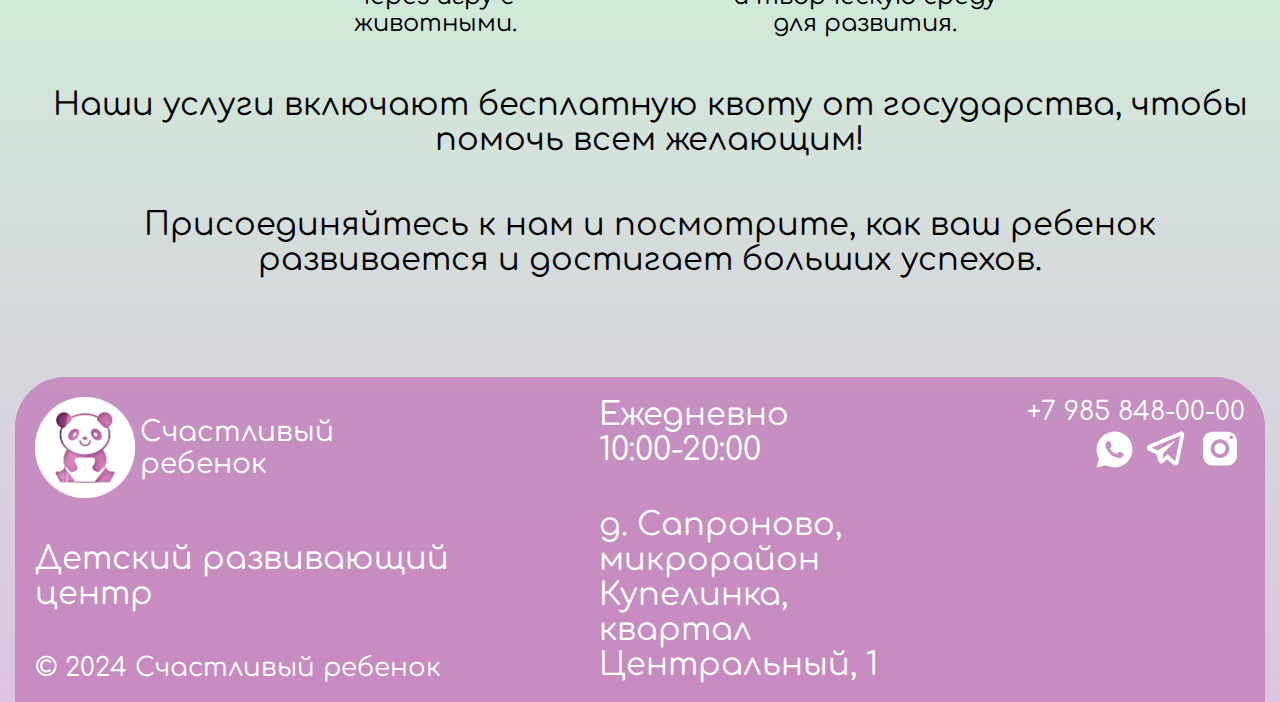
<file: requisites.html>
<!DOCTYPE html>
<html lang="en">
<head>
    <meta charset="UTF-8">
    <meta name="viewport" content="width=device-width, initial-scale=1.0">
    <title>Наши услуги</title>
    <link rel="stylesheet" href="style.css">
    <link rel="stylesheet" href="https://cdn.jsdelivr.net/npm/swiper@11/swiper-bundle.min.css"/>
    <link rel="preconnect" href="https://fonts.googleapis.com">
    <link rel="preconnect" href="https://fonts.gstatic.com" crossorigin>
    <link href="https://fonts.googleapis.com/css2?family=Comfortaa:wght@300..700&family=Fira+Sans:ital,wght@0,100;0,200;0,300;0,400;0,500;0,600;0,700;0,800;0,900;1,100;1,200;1,300;1,400;1,500;1,600;1,700;1,800;1,900&display=swap" rel="stylesheet">
    <link rel="preconnect" href="https://fonts.googleapis.com">
    <link rel="preconnect" href="https://fonts.gstatic.com" crossorigin>
    <link href="https://fonts.googleapis.com/css2?family=Comfortaa:wght@300..700&family=Fira+Sans:ital,wght@0,100;0,200;0,300;0,400;0,500;0,600;0,700;0,800;0,900;1,100;1,200;1,300;1,400;1,500;1,600;1,700;1,800;1,900&family=Montserrat+Alternates:ital,wght@0,100;0,200;0,300;0,400;0,500;0,600;0,700;0,800;0,900;1,100;1,200;1,300;1,400;1,500;1,600;1,700;1,800;1,900&display=swap" rel="stylesheet">

    <link rel="apple-touch-icon" sizes="57x57" href="/images/avatar/apple-icon-57x57.png">
    <link rel="apple-touch-icon" sizes="60x60" href="/images/avatar/apple-icon-60x60.png">
    <link rel="apple-touch-icon" sizes="72x72" href="/images/avatar/apple-icon-72x72.png">
    <link rel="apple-touch-icon" sizes="76x76" href="/images/avatar/apple-icon-76x76.png">
    <link rel="apple-touch-icon" sizes="114x114" href="/images/avatar/apple-icon-114x114.png">
    <link rel="apple-touch-icon" sizes="120x120" href="/images/avatar/apple-icon-120x120.png">
    <link rel="apple-touch-icon" sizes="144x144" href="/images/avatar/apple-icon-144x144.png">
    <link rel="apple-touch-icon" sizes="152x152" href="/images/avatar/apple-icon-152x152.png">
    <link rel="apple-touch-icon" sizes="180x180" href="/images/avatar/apple-icon-180x180.png">
    <link rel="icon" type="image/png" sizes="192x192"  href="/images/avatar/android-icon-192x192.png">
    <link rel="icon" type="image/png" sizes="32x32" href="/images/avatar/favicon-32x32.png">
    <link rel="icon" type="image/png" sizes="96x96" href="/images/avatar/favicon-96x96.png">
    <link rel="icon" type="image/png" sizes="16x16" href="/images/avatar/favicon-16x16.png">
    <link rel="manifest" href="/manifest.json">
    <meta name="msapplication-TileColor" content="#ffffff">
    <meta name="msapplication-TileImage" content="/ms-icon-144x144.png">
    <meta name="theme-color" content="#ffffff">
</head>
<body>
    <header id="header">
        <div class="container">
            
            <div class="header__inner">
                <div class="header__logo__container">
                    <div class="header__logo">
                        <img src="/images/kid__logo.png" alt="Счастливый ребенок логотип" class="header__logo-img">
                        <p class="header__logo-txt">Счастливый <br> ребенок</p>
                    </div> 
                </div>
                <div class="header__contacts">
                    <div class="social">
                        <a href="https://wa.me/qr/AYPWCU6PRKT4A1"><img src="/images/whatsAap.svg" alt="whatsApp" class="whatsapp__img"></a>
                        <a href="https://t.me/chastliviyrebenok"><img src="/images/telegram.svg" alt="telegram" class="telegram__img"></a>
                        <a href="https://www.instagram.com/schastlivyi_rebenok_?igsh=eXZneW05Mms1cmF5"><img src="/images/instagram.svg" alt="instagram" class="instagram__img"></a>
                    </div>
                    <p class="number">+7 985 848-00-00</p>
                </div>
            </div>
        </div>
    </header>
    <section id="requisites">
        <div class="container">
            <div class="services__container-all">
                <a href="/index.html" class="services-btn">
                    <img src="/images/stickB.svg" alt="срелка" class="services-stick all-services-stick">
                    <p>На главную</p>
                </a>
            </div>
            <div class="requisites__inner">
                <div class="requisites__form">
                    <p class="requisites__form-txt">
                        Наименование компании/ИП: АЙРАПЕТЙАНОВАСОНАГРИГОРЬЕВНА (ИП)
                        <br>ИНН компании/ИП: 402303263300
                        <br>Расчётный счёт: 40802810001240002160
                        <br>Наименование банка: АО "АЛЬФА-БАНК"
                        <br>БИК банка: 044525593
                        <br>ИНН банка: 7728168971
                        <br>Корреспондентский счёт: 30101810200000000593 в ГУ БАНКА РОССИИ ПО ЦФО
                        <br>КПП банка по месту нахождения: 770801001
                        <br>Код ОКПО: 09610444
                        <br>Код ОКАТО: 45286565000
                        <br>Код ОКТМО: 45378000000
                        <br>Код ОКВЭД: 64.19
                        <br>Код ОГРН: 1027700067328
                    </p>
                </div>
            </div>
        </div>
    </section>
                

    <section id="about">
        <div class="container">
            <div class="about__inner">
                <div class="section__name name__about">
                    <p>О нас</p>
                </div>
                <p class="about__text-first">Каждый ребенок — это уникальный мир, полный возможностей! Мы — команда специалистов, которая открыла центр, направленный на помощь детям с алалией, синдромом Дауна, аутизмом и ДЦП в развитии речи и социальных навыков. И уже видим первые успехи наших маленьких клиентов!</p>
                <h1 class="about__text-title">В нашем центре мы используем уникальные методики:</h1>
                <div class="methods">
                    <ul class="methods__list">
                        <li class="methods__item">
                            <h2 class="methods__title">Лечебная физкультура:</h2>
                            <p class="methods__text">Гармонизация психического и физического состояния</p>
                        </li>
                        <li class="methods__item">
                            <h2 class="methods__title">Сенсорная интеграция:</h2>
                            <p class="methods__text">помогаем детям развивать восприятие.</p>
                        </li>
                        <li class="methods__item">
                            <h2 class="methods__title">Анималотерапия:</h2>
                            <p class="methods__text">занятия проходят через игру с животными.</p>
                        </li>
                        <li class="methods__item">
                            <h2 class="methods__title">Арт-терапия:</h2>
                            <p class="methods__text">создаем безопасную и творческую среду для развития.</p>
                        </li>
                    </ul>
                </div>
                <p class="about__text-second">Наши услуги включают бесплатную квоту от государства, чтобы помочь всем желающим!</p>
                <p class="about__text-third">Присоединяйтесь к нам и посмотрите, как ваш ребенок развивается и достигает больших успехов.</p>
            </div>
        </div>
    </section>

    <footer id="footer">
        <div class="container">
            <div class="footer__inner">
                <div class="footer__list-1">
                    <div class="footer__logo">
                        <img src="/images/kid__logo.png" alt="Счастливый ребенок логотип" class="header__logo-img">
                        <p class="header__logo-txt footer__logo-txt">Счастливый <br> ребенок</p>
                    </div>
                    <p class="footer__list-1__text-1">Детский развивающий <br> центр</p>
                    <p class="footer__list-1__text-2">© 2024 Счастливый ребенок</p>
                </div>
                <div class="footer__list-2">
                    <p class="shedule">Ежедневно <br> 10:00-20:00</p>
                    <p class="adress">д. Сапроново,<br> микрорайон<br> Купелинка,<br> квартал<br> Центральный, 1</p>
                </div>
                <div class="footer__list-3">
                    <p class="number footer__number">+7 985 848-00-00</p>
                    <div class="footer__contacts">
                        <a href="https://wa.me/qr/AYPWCU6PRKT4A1" target="_blank"><img src="/images/whatsAap.svg" alt="whatsApp" class="whatsapp__img"></a>
                        <a href="https://t.me/chastliviyrebenok" target="_blank"><img src="/images/telegram.svg" alt="telegram" class="telegram__img"></a>
                        <a href="https://www.instagram.com/schastlivyi_rebenok_?igsh=eXZneW05Mms1cmF5" target="_blank"><img src="/images/instagram.svg" alt="instagram" class="instagram__img"></a>
                    </div>
                </div>
            </div>
        </div>
    </footer>
    <script src="scripts.js"></script>
</body>
</html>
</file>
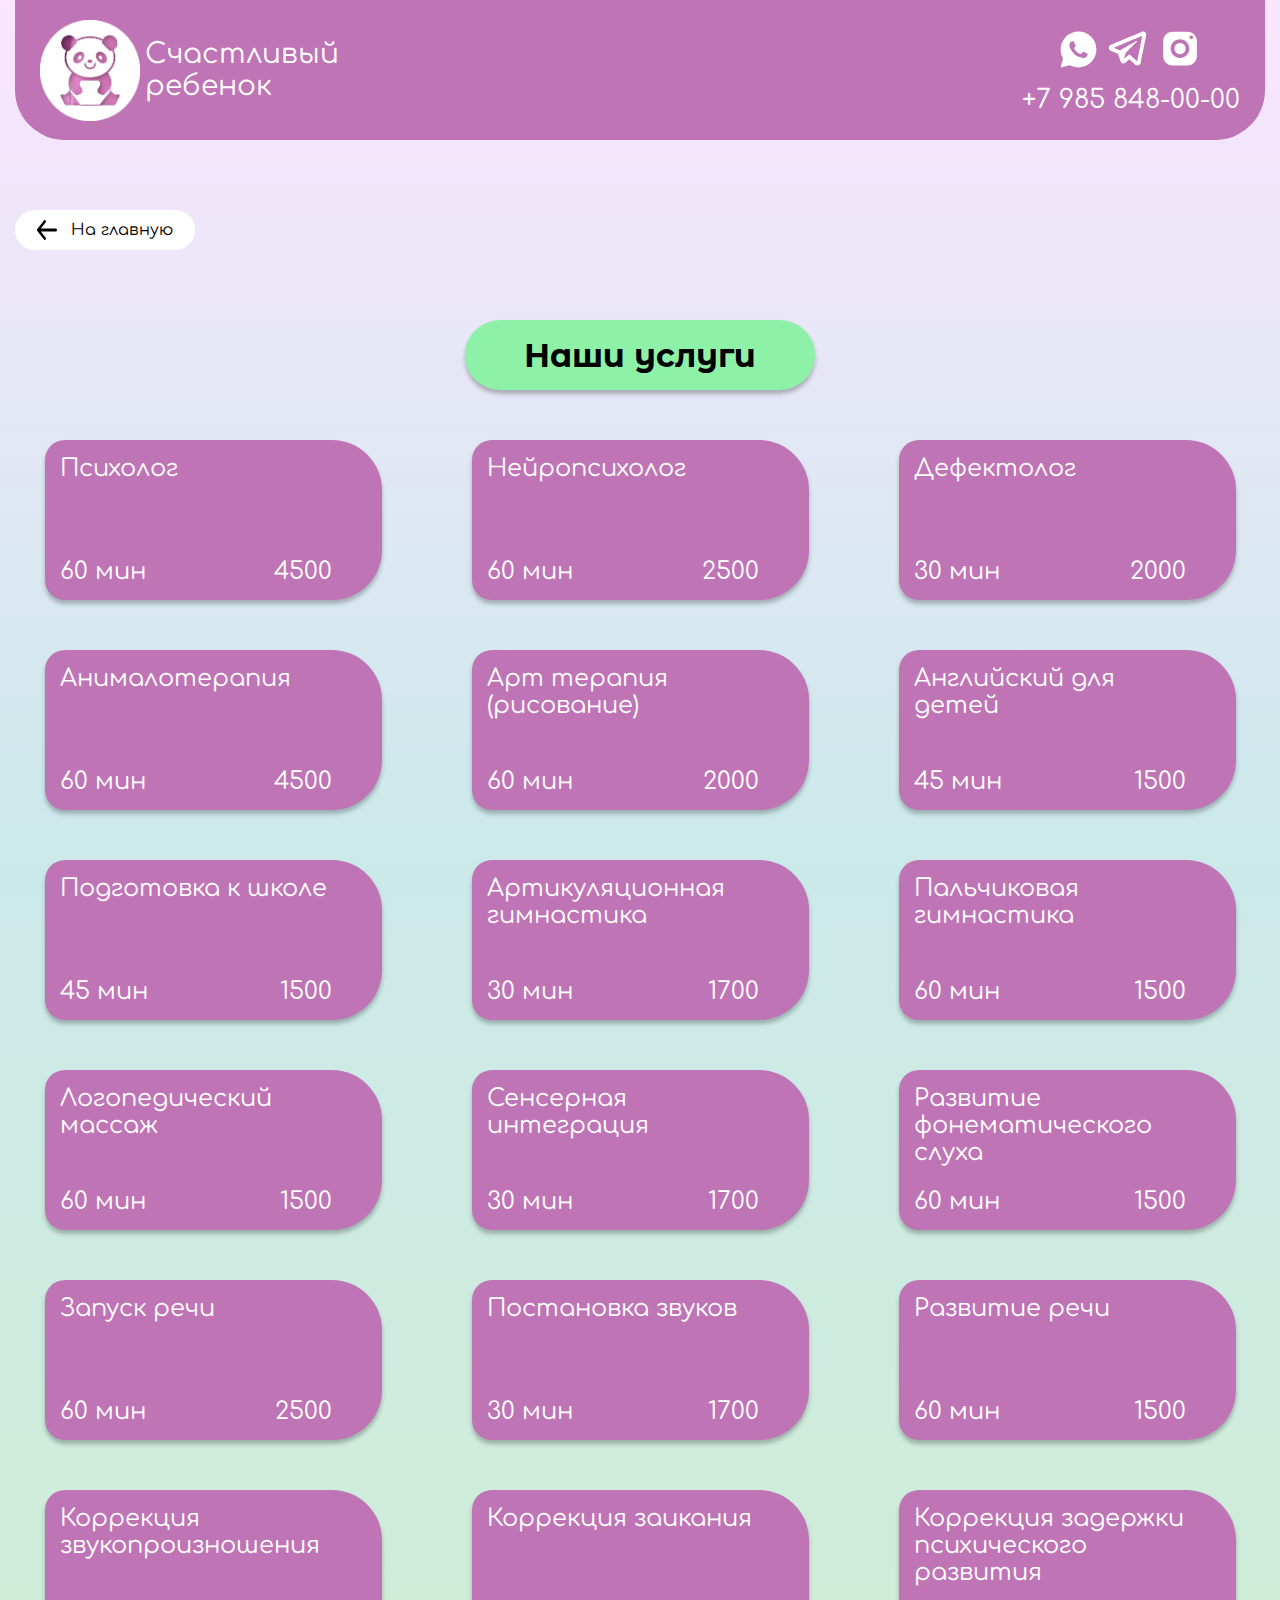
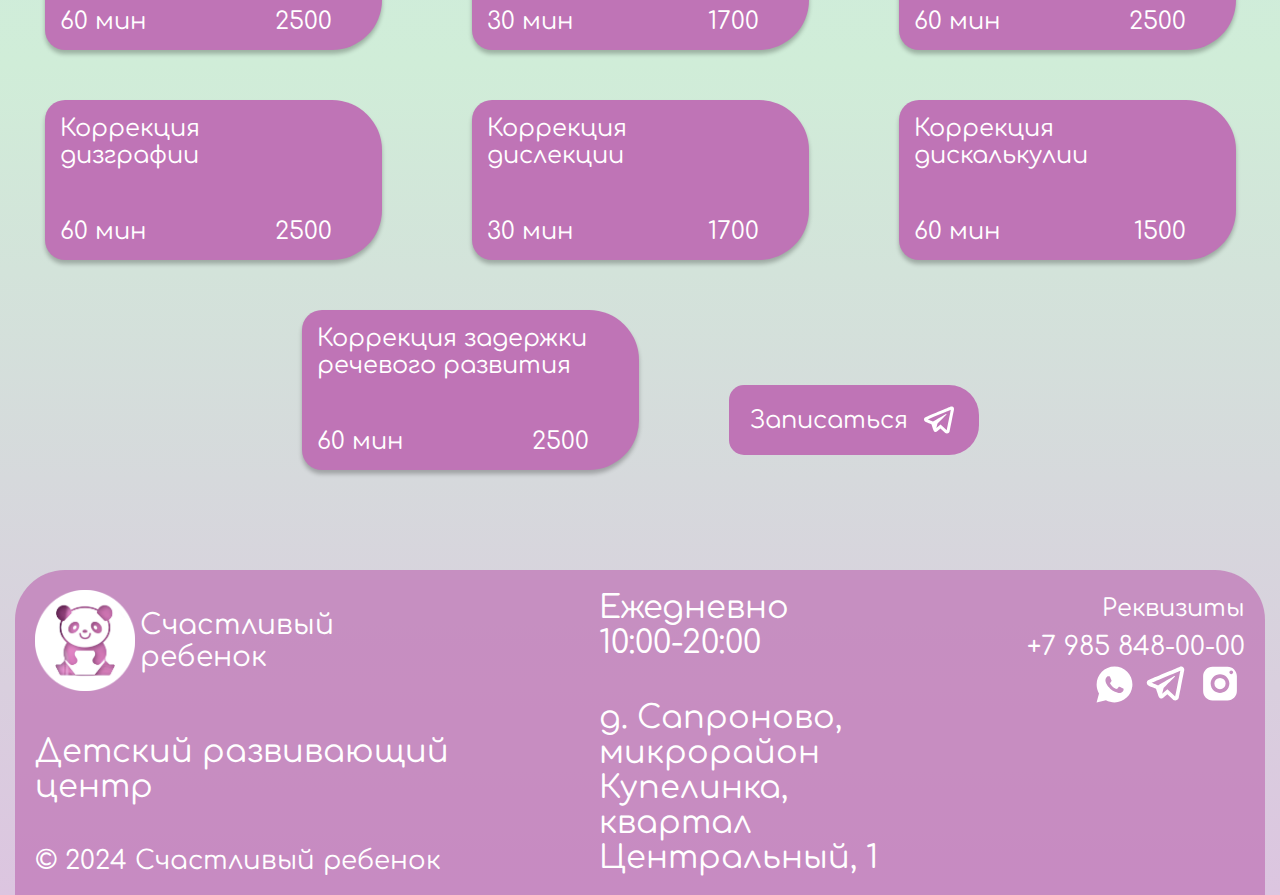
<file: services.html>
<!DOCTYPE html>
<html lang="en">
<head>
    <meta charset="UTF-8">
    <meta name="viewport" content="width=device-width, initial-scale=1.0">
    <title>Наши услуги</title>
    <link rel="stylesheet" href="style.css">
    <link rel="stylesheet" href="https://cdn.jsdelivr.net/npm/swiper@11/swiper-bundle.min.css"/>
    <link rel="preconnect" href="https://fonts.googleapis.com">
    <link rel="preconnect" href="https://fonts.gstatic.com" crossorigin>
    <link href="https://fonts.googleapis.com/css2?family=Comfortaa:wght@300..700&family=Fira+Sans:ital,wght@0,100;0,200;0,300;0,400;0,500;0,600;0,700;0,800;0,900;1,100;1,200;1,300;1,400;1,500;1,600;1,700;1,800;1,900&display=swap" rel="stylesheet">
    <link rel="preconnect" href="https://fonts.googleapis.com">
    <link rel="preconnect" href="https://fonts.gstatic.com" crossorigin>
    <link href="https://fonts.googleapis.com/css2?family=Comfortaa:wght@300..700&family=Fira+Sans:ital,wght@0,100;0,200;0,300;0,400;0,500;0,600;0,700;0,800;0,900;1,100;1,200;1,300;1,400;1,500;1,600;1,700;1,800;1,900&family=Montserrat+Alternates:ital,wght@0,100;0,200;0,300;0,400;0,500;0,600;0,700;0,800;0,900;1,100;1,200;1,300;1,400;1,500;1,600;1,700;1,800;1,900&display=swap" rel="stylesheet">

    <link rel="apple-touch-icon" sizes="57x57" href="/images/avatar/apple-icon-57x57.png">
    <link rel="apple-touch-icon" sizes="60x60" href="/images/avatar/apple-icon-60x60.png">
    <link rel="apple-touch-icon" sizes="72x72" href="/images/avatar/apple-icon-72x72.png">
    <link rel="apple-touch-icon" sizes="76x76" href="/images/avatar/apple-icon-76x76.png">
    <link rel="apple-touch-icon" sizes="114x114" href="/images/avatar/apple-icon-114x114.png">
    <link rel="apple-touch-icon" sizes="120x120" href="/images/avatar/apple-icon-120x120.png">
    <link rel="apple-touch-icon" sizes="144x144" href="/images/avatar/apple-icon-144x144.png">
    <link rel="apple-touch-icon" sizes="152x152" href="/images/avatar/apple-icon-152x152.png">
    <link rel="apple-touch-icon" sizes="180x180" href="/images/avatar/apple-icon-180x180.png">
    <link rel="icon" type="image/png" sizes="192x192"  href="/images/avatar/android-icon-192x192.png">
    <link rel="icon" type="image/png" sizes="32x32" href="/images/avatar/favicon-32x32.png">
    <link rel="icon" type="image/png" sizes="96x96" href="/images/avatar/favicon-96x96.png">
    <link rel="icon" type="image/png" sizes="16x16" href="/images/avatar/favicon-16x16.png">
    <link rel="manifest" href="/manifest.json">
    <meta name="msapplication-TileColor" content="#ffffff">
    <meta name="msapplication-TileImage" content="/ms-icon-144x144.png">
    <meta name="theme-color" content="#ffffff">
</head>
<body>
    <header id="header">
        <div class="container">
            <div class="header__inner">
                <div class="header__logo__container">
                    <div class="header__logo">
                        <img src="/images/kid__logo.png" alt="Счастливый ребенок логотип" class="header__logo-img">
                        <p class="header__logo-txt">Счастливый <br> ребенок</p>
                    </div> 
                </div>
                <div class="header__contacts">
                    <div class="social">
                        <a href="https://wa.me/qr/AYPWCU6PRKT4A1"><img src="/images/whatsAap.svg" alt="whatsApp" class="whatsapp__img"></a>
                        <a href="https://t.me/chastliviyrebenok"><img src="/images/telegram.svg" alt="telegram" class="telegram__img"></a>
                        <a href="https://www.instagram.com/schastlivyi_rebenok_?igsh=eXZneW05Mms1cmF5"><img src="/images/instagram.svg" alt="instagram" class="instagram__img"></a>
                    </div>
                    <p class="number">+7 985 848-00-00</p>
                </div>
            </div>
        </div>
    </header>
    <section id="services">
        <div class="container">
            <div class="services__container-all">
                <a href="/index.html" class="services-btn">
                    <img src="/images/stickB.svg" alt="срелка" class="services-stick all-services-stick">
                    <p>На главную</p>
                </a>
            </div>
            
            <div class="services__inner">
                
                <div class="section__name name__services">
                    <p>Наши услуги</p>
                </div>
                <ul class="services__list">
                    <li class="services__item">
                        <p class="services__title">Психолог</p>
                        <div class="services__text">
                            <p class="services-time">60 мин</p>
                            <p class="services-price">4500</p>
                        </div>
                    </li>
                    <li class="services__item">
                        <p class="services__title">Нейропсихолог</p>
                        <div class="services__text">
                            <p class="services-time">60 мин</p>
                            <p class="services-price">2500</p>
                        </div>
                    </li>
                    <li class="services__item">
                        <p class="services__title">Дефектолог</p>
                        <div class="services__text">
                            <p class="services-time">30 мин</p>
                            <p class="services-price">2000</p>
                        </div>
                    </li>
                    <li class="services__item">
                        <p class="services__title">Анималотерапия</p>
                        <div class="services__text">
                            <p class="services-time">60 мин</p>
                            <p class="services-price">4500</p>
                        </div>
                    </li>
                    <li class="services__item">
                        <p class="services__title">Арт терапия (рисование)</p>
                        <div class="services__text">
                            <p class="services-time">60 мин</p>
                            <p class="services-price">2000</p>
                        </div>
                    </li>
                    <li class="services__item">
                        <p class="services__title">Английский для детей</p>
                        <div class="services__text">
                            <p class="services-time">45 мин</p>
                            <p class="services-price">1500</p>
                        </div>
                    </li>
                    <li class="services__item">
                        <p class="services__title">Подготовка к школе</p>
                        <div class="services__text">
                            <p class="services-time">45 мин</p>
                            <p class="services-price">1500</p>
                        </div>
                    </li>
                    <li class="services__item">
                        <p class="services__title">Артикуляционная гимнастика</p>
                        <div class="services__text">
                            <p class="services-time">30 мин</p>
                            <p class="services-price">1700</p>
                        </div>
                    </li>
                    <li class="services__item">
                        <p class="services__title">Пальчиковая гимнастика</p>
                        <div class="services__text">
                            <p class="services-time">60 мин</p>
                            <p class="services-price">1500</p>
                        </div>
                    </li>
                    <li class="services__item">
                        <p class="services__title">Логопедический массаж</p>
                        <div class="services__text">
                            <p class="services-time">60 мин</p>
                            <p class="services-price">1500</p>
                        </div>
                    </li>
                    <li class="services__item">
                        <p class="services__title">Сенсерная интеграция</p>
                        <div class="services__text">
                            <p class="services-time">30 мин</p>
                            <p class="services-price">1700</p>
                        </div>
                    </li>
                    <li class="services__item">
                        <p class="services__title">Развитие фонематического слуха</p>
                        <div class="services__text">
                            <p class="services-time">60 мин</p>
                            <p class="services-price">1500</p>
                        </div>
                    </li>
                    <li class="services__item">
                        <p class="services__title">Запуск речи</p>
                        <div class="services__text">
                            <p class="services-time">60 мин</p>
                            <p class="services-price">2500</p>
                        </div>
                    </li>
                    <li class="services__item">
                        <p class="services__title">Постановка звуков</p>
                        <div class="services__text">
                            <p class="services-time">30 мин</p>
                            <p class="services-price">1700</p>
                        </div>
                    </li>
                    <li class="services__item">
                        <p class="services__title">Развитие речи</p>
                        <div class="services__text">
                            <p class="services-time">60 мин</p>
                            <p class="services-price">1500</p>
                        </div>
                    </li>
                    <li class="services__item">
                        <p class="services__title">Коррекция звукопроизношения</p>
                        <div class="services__text">
                            <p class="services-time">60 мин</p>
                            <p class="services-price">2500</p>
                        </div>
                    </li>
                    <li class="services__item">
                        <p class="services__title">Коррекция заикания</p>
                        <div class="services__text">
                            <p class="services-time">30 мин</p>
                            <p class="services-price">1700</p>
                        </div>
                    </li>
                    <li class="services__item">
                        <p class="services__title">Коррекция задержки психического развития</p>
                        <div class="services__text">
                            <p class="services-time">60 мин</p>
                            <p class="services-price">2500</p>
                        </div>
                    </li>
                    <li class="services__item">
                        <p class="services__title">Коррекция дизграфии</p>
                        <div class="services__text">
                            <p class="services-time">60 мин</p>
                            <p class="services-price">2500</p>
                        </div>
                    </li>
                    <li class="services__item">
                        <p class="services__title">Коррекция дислекции</p>
                        <div class="services__text">
                            <p class="services-time">30 мин</p>
                            <p class="services-price">1700</p>
                        </div>
                    </li>
                    <li class="services__item">
                        <p class="services__title">Коррекция дискалькулии</p>
                        <div class="services__text">
                            <p class="services-time">60 мин</p>
                            <p class="services-price">1500</p>
                        </div>
                    </li>
                    <li class="services__item">
                        <p class="services__title">Коррекция задержки речевого развития</p>
                        <div class="services__text">
                            <p class="services-time">60 мин</p>
                            <p class="services-price">2500</p>
                        </div>
                    </li>
                    <a href="https://web.telegram.org/k/#@sonika1993" class="services__banner__button" target="_blank">
                        <p class="banner__button-txt">Записаться</p>
                        <img src="/images/telegram.svg" alt="Стрелка" class="banner__button-img">
                    </a>
                </ul>
            </div>
        </div>
    </section>
    <footer id="footer">
        <div class="container">
            <div class="footer__inner">
                <div class="footer__list-1">
                    <div class="footer__logo">
                        <img src="/images/kid__logo.png" alt="Счастливый ребенок логотип" class="header__logo-img">
                        <p class="header__logo-txt footer__logo-txt">Счастливый <br> ребенок</p>
                    </div>
                    <p class="footer__list-1__text-1">Детский развивающий <br> центр</p>
                    <p class="footer__list-1__text-2">© 2024 Счастливый ребенок</p>
                </div>
                <div class="footer__list-2">
                    <p class="shedule">Ежедневно <br> 10:00-20:00</p>
                    <p class="adress">д. Сапроново,<br> микрорайон<br> Купелинка,<br> квартал<br> Центральный, 1</p>
                </div>
                <div class="footer__list-3">
                    <a href="/requisites.html" class="requisites">Реквизиты</a>
                    <p class="number footer__number">+7 985 848-00-00</p>
                    <div class="footer__contacts">
                        <a href="https://wa.me/qr/AYPWCU6PRKT4A1" target="_blank"><img src="/images/whatsAap.svg" alt="whatsApp" class="whatsapp__img"></a>
                        <a href="https://t.me/chastliviyrebenok" target="_blank"><img src="/images/telegram.svg" alt="telegram" class="telegram__img"></a>
                        <a href="https://www.instagram.com/schastlivyi_rebenok_?igsh=eXZneW05Mms1cmF5" target="_blank"><img src="/images/instagram.svg" alt="instagram" class="instagram__img"></a>
                    </div>
                </div>
            </div>
        </div>
    </footer>
    <script src="scripts.js"></script>
</body>
</html>
</file>
<file: style.css>
@import url('https://fonts.googleapis.com/css2?family=Comfortaa:wght@300..700&family=Fira+Sans:ital,wght@0,100;0,200;0,300;0,400;0,500;0,600;0,700;0,800;0,900;1,100;1,200;1,300;1,400;1,500;1,600;1,700;1,800;1,900&display=swap');
@import url('https://fonts.googleapis.com/css2?family=Comfortaa:wght@300..700&family=Fira+Sans:ital,wght@0,100;0,200;0,300;0,400;0,500;0,600;0,700;0,800;0,900;1,100;1,200;1,300;1,400;1,500;1,600;1,700;1,800;1,900&family=Montserrat+Alternates:ital,wght@0,100;0,200;0,300;0,400;0,500;0,600;0,700;0,800;0,900;1,100;1,200;1,300;1,400;1,500;1,600;1,700;1,800;1,900&display=swap');
html, body {
    box-sizing: border-box;
    scroll-behavior: smooth;
    user-select: none;
    overflow-x: hidden;
    font-family: "Comfortaa", sans-serif;
    /* font-family: "Montserrat Alternates", sans-serif; */
    background: linear-gradient(rgba(251, 229, 255, 1), rgba(204, 233, 235, 1), rgba(208, 237, 216, 1), rgba(220, 197, 224, 1));
}

*, 
*::after, 
*::before {
    box-sizing: inherit;
    margin: 0;
    padding: 0;
}


a {
    text-decoration: none;
    color: inherit;
}

ul {
    list-style: none;
}

button {
    font-family: inherit;
    padding: 0;
    border: none;
    background-color: transparent;
}

.container {
    max-width: 1250px;
    margin: 0 auto;
    
}

.section__name {
    border-radius: 50px;
    display: flex;
    align-items: center;
    justify-content: center;
    font-family: "Montserrat Alternates", sans-serif;
    font-size: 32px;
    font-weight: 700;
    box-shadow: 0 4px 4px rgba(0, 0, 0, 0.25);
}


.header__inner {
    height: 140px;
    background-color: rgba(191, 116, 182, 1);
    color: white;
    display: flex;
    justify-content: space-between;
    align-items: center;
    border-bottom-left-radius: 50px;
    border-bottom-right-radius: 50px;
}



.menu-btn {
    display: none;
    flex-direction: column;
    justify-content: space-around;
    width: 40px;
    height: 30px;
    background-color: rgba(255, 0, 0, 0);

}

.menu-btn span {
    width: 100%;
    height: 4px;
    border-radius: 15px;
    background-color: rgb(255, 255, 255);
    transition: .4s;
}



.header__logo {
    display: flex;
    align-items: center;
    font-size: 28px;
    padding-left: 25px;
}

.header__logo-img {
    width: 100px;
    height: 101px;
}
.header__logo-txt {
    margin-left: 5px;
}

.header__list {
    display: flex;
    justify-content: center;
    align-items: center;
    gap: 10px 40px;
    font-size: 24px;
    transition: all .5s;
}

.header__item {
    transition: all .5s;
}

.header__item:hover {
    transform: translateY(-4px);
    font-size: 26px;
}

.header__contacts {
    display: flex;
    flex-direction: column;
    align-items: center;
    padding-right: 25px;
    gap: 10px;
}

.whatsapp__img {
    width: 43px;
    height: 43px;
}
.telegram__img {
    width: 45px;
    height: 45px;
}
.instagram__img {
    width: 50px;
    height: 45px;
}

.number {
    font-size: 26px;
}


/* banner section */

#banner {
    padding-top: 100px;
}

.banner__inner {
    display: flex;
    justify-content: center;
}

.banner__text {
    display: flex;
    flex-direction: column;
    justify-content: space-between;
    align-items: start;
    height: 405px;
    max-width: 655px;
}

.banner__h1 {
    font-size: 50px;
}
.banner__h2 {
    font-size: 36px;
}
.banner__img {
    height: 650px;
    position: relative;
    bottom: 70px;

}
.banner__button {
    position: relative;
    width: 250px;
    height: 70px !important;
    background-color: rgba(191, 116, 182, 1);
    border-top-left-radius: 15px;
    border-bottom-left-radius: 15px;
    border-top-right-radius: 30px;
    border-bottom-right-radius: 30px;
    display: flex;
    justify-content: space-around;
    align-items: center;
    transition: .5s;
    padding-left: 20px;
    padding-right: 20px;
}

.banner__button:hover {
    width: 320px;
}

.banner__button-txt {
    font-size: 24px;
    color: white;
    margin-right: 10px;
}
.banner__button-img {
    width: 36px;
}

.services__banner__button {
    position: relative;
    width: 250px;
    height: 70px !important;
    background-color: rgba(191, 116, 182, 1);
    border-top-left-radius: 15px;
    border-bottom-left-radius: 15px;
    border-top-right-radius: 30px;
    border-bottom-right-radius: 30px;
    display: flex;
    justify-content: space-around;
    align-items: center;
    transition: .5s;
    padding-left: 20px;
    padding-right: 20px;
    margin-top: 60px;
}

.services__banner__button:hover {
    width: 320px;
}

#contactForm {
    display: none;
}

.dataForm {
    padding: 40px;
    width: 400px;
    height: 360px;
    border-radius: 50px;
    border: 3px solid black;
    background-color: white;
    top: 50px;
    position: relative;
    display: flex;
    flex-direction: column;
    justify-content: center;
    align-items: center;
}

.form__text {
    width: 100%;
}

.form__input {
    font-size: 24px;
    height: 30px;
    width: 100%;
    border: 1px solid black;
    border-radius: 10px;
}


.form__button {
    display: flex;
    justify-content: center;
    align-items: center;
    width: 200px;
    padding: 5px;
    border-radius: 10px;
    border-top-right-radius: 20px;
    border-bottom-right-radius: 20px;
    font-size: 24px;
    background-color: rgba(191, 116, 182, 1);
    color: white;

}





/* carts section */



.carts__inner {
    margin-top: 100px;
    width: 100%;
}

.carts__list {
    display: flex;
    justify-content: center;
    flex-wrap: wrap;
    gap: 75px;
}

.carts__itme {
    width: 250px;
    height: 270px;
}

.cart {
    width: 250px;
    height: 270px;
    border-radius: 20px;
    border-bottom-right-radius: 50px;
    background-color: rgba(252, 248, 237, 1);
    padding: 15px;
    box-shadow: 0px 4px 4px rgba(0, 0, 0, 0.25);
    
}

.cart__title {
    display: flex;
    align-items: center;
}
.cart__title-img {
    width: 75px;
}
.cart__title-txt {
    margin-left: 10px;
}

.cart__text {
    margin-top: 18px;
}



/* about section */


.about__inner {
    display: flex;
    justify-content: space-between;
    gap: 50px;
    flex-direction: column;
    align-items: center;
    margin-top: 100px;
    padding-left: 20px;
}

.name__about {
    background-color: rgba(151, 221, 224, 1);
    width: 190px;
    height: 70px;
}

.about__text-first {
    padding-right: 20px;
    font-size: 32px;
}

.about__text-title {
    font-family: "Montserrat Alternates", sans-serif;
    font-weight: 600;
    font-size: 32px;
}

.methods {
    width: 70%;
    display: flex;
    
    
}

.methods__list {
    display: flex;
    justify-content: center;
    flex-wrap: wrap;
    gap: 40px 0px;
}

.methods__item {
    display: flex;
    flex-direction: column;
    text-align: center;
    align-items: center;
    width: 430px;
}

.methods__title {
    font-size: 32px;
}
.methods__text {
    padding-top: 15px;
    font-size: 24px;
    width: 280px;
}

.about__text-second {
    font-size: 32px;
    text-align: center;
}
.about__text-third {
    font-size: 32px;
    text-align: center;
}


#gallery {
    margin-top: 80px;
}

.swiper-container {
    margin-left: 30px;
    height: auto;
    width: 100%; /* Контейнер слайдера занимает всю ширину экрана */
    max-width: 100vw;
}

.swiper-slide {
    display: flex;
    justify-content: center;
    align-items: center;
}

.swiper-slide img {
    width: 100%;
    height: auto;
    object-fit: cover;
    border-radius: 10px;
}

.swiper-pagination {
    position: relative !important;
    top: 15px !important;
    left: -10px !important;

}

/* services section */


.services__inner {
    display: flex;
    flex-direction: column;
    justify-content: center;
    align-items: center;
    margin-top: 70px;
}

.name__services {
    
    width: 350px;
    height: 70px;
    background-color: rgba(141, 242, 168, 1);
}

.services__list {
    margin-top: 50px;
    display: flex;
    justify-content: center;
    width: 98%;
    align-items: center;
    gap: 50px 90px;
    flex-wrap: wrap;
}

.services__item {
    width: 337px;
    height: 160px;
    padding: 15px;
    padding-right: 50px;
    background-color: rgba(191, 116, 182, 1);
    color: white;
    display: flex;
    flex-direction: column;
    justify-content: space-between;
    box-shadow: 0 4px 4px rgba(0, 0, 0, 0.25);
    font-size: 24px;
    border-top-left-radius: 20px;
    border-bottom-left-radius: 20px;
    border-top-right-radius: 50px;
    border-bottom-right-radius: 50px;
}



.services__text {
    display: flex;
    justify-content: space-between;
}

.services__container {
    display: flex;
    justify-content: end;
    position: relative;
    right: 30px;
    top: 30px;
}

.services__container-all {
    margin-top: 70px;
    display: flex;
}


.services-btn {
    width: 180px;
    padding-left: 15px;
    padding-right: 15px;
    display: flex;
    align-items: center;
    justify-content: space-around;
    height: 40px;
    border-radius: 50px;
    background-color: white;
    transition: .5s;
}

.services-btn:hover {
    width: 200px;
}

.services-stick {
    width: 20px;
    height: 20px;
}

.all-services-stick {
    transform: rotate(180deg);
}

/* reviews section */

#reviews {
    margin-top: 100px;
}

.reviews__name__conteiner {
    display: flex;
    justify-content: center;
    margin-bottom: 50px;
}

.name__reviews {
    width: 350px;
    height: 70px;
    background-color: rgba(242, 141, 173, 1);
}

.review-cart {
    width: 230px;
    background-color: rgba(252, 248, 237, 1);
    border-radius: 20px;
    border-bottom-right-radius: 50px;
    box-shadow: 0 4px 4px rgba(0, 0, 0, 0.25);
    padding: 20px;
}

.review__name {
    font-size: 24px;
}

.review__text {
    margin-top: 10px;
    font-size: 14px;
}

/* footer */

.footer__inner {
    margin-top: 100px;
    background-color: rgba(191, 116, 182, 0.72);
    padding: 20px;
    display: flex;
    border-top-left-radius: 50px;
    border-top-right-radius: 50px;
    justify-content: space-between;
    color: white;

}

.footer__list-1 {
    font-size: 32px;
    display: flex;
    flex-direction: column;
    justify-content: space-between;
}

.footer__logo {
    display: flex;
    align-items: center;
    font-size: 28px;
}

.footer__list-1__text-2 {
    font-size: 26px;
}

.footer__list-2 {
    display: flex;
    flex-direction: column;
    justify-content: center;
    gap: 40px;
    font-size: 32px;
}

.footer__links__list {
    padding: 10px;
    display: flex;
    flex-direction: column;
    font-size: 24px;
    gap: 15px;
}

.footer__list-3 {
    display: flex;
    flex-direction: column;
    justify-content: start;
    text-align: end;
    font-size: 24px;
}

.requisites {
    font-size: 24px;
    margin-bottom: 10px;
    margin-top: 5px;
}


.footer__contects {
    display: flex;
    align-items: center;
    padding-right: 25px;
    gap: 10px;
}

.requisites__inner {
    margin-left: 30px;
    margin-right: 30px;
    margin-top: 100px;
    display: flex;
    justify-content: center;
}

.requisites__form {
    width: 700px;
    padding: 30px;
    line-height: 1.5;
    border: solid rgb(179, 179, 179) 2px;
    border-radius: 20px;
    background-color: #ffffff;

}


@media (max-width: 1000px) {

    html, body {
        box-sizing: border-box;
        scroll-behavior: smooth;
        user-select: none;
        overflow-x: hidden;
        font-family: "Comfortaa", sans-serif;
        /* font-family: "Montserrat Alternates", sans-serif; */
        background: linear-gradient(rgba(251, 229, 255, 1), rgba(204, 233, 235, 1), rgba(208, 237, 216, 1), rgba(220, 197, 224, 1));
    }
    .header__logo {
        padding-left: 15px;
    }


    .header__list {
        position: absolute;
        z-index: 4;
        display: flex;
        flex-direction: column;
        align-items: center;
        width: 100%;
        font-size: 32px;
        background-color: #ffffff;
        color: black;
        padding: 40px;
        gap: 80px 0;
        border-bottom-left-radius: 30px;
        border-bottom-right-radius: 30px;
        top: 0px;
        right: 0px;
        transform: translateY(-100%);
        transition: .5s;
    }

    .header__item {
        width: 145px;
    }

    

    .header__list.open {
        transform: translateY(0%);
    }

    
    
    .menu-btn {
        z-index: 5;
        display: flex;
        margin-bottom: 10px;
        margin-left: 10px;

    }
    .menu-btn.open .one {
        transform: translate(0, 10px) rotate(45deg);
        background-color: black;
    }
    .menu-btn.open .three {
        transform: translate(0, -10px) rotate(135deg);
        background-color: black;
    }
    .menu-btn.open .two {
        background-color: black;
        background-color: rgba(189, 189, 189, 0);
    }
   
    .header__logo__container {
        display: flex;
        align-items: center;
    }

    .header__logo-img {
        width: 70px;
        height: 70px;
    }

    .header__logo-txt {
        font-size: 20px;
    }

    
    .number {
        font-size: 20px;
    }

    .banner__img {
        display: none;
    }

    .banner__button {
        margin-left: 5px;
    }



    .footer__list-1__text-1 {
        font-size: 16px;
    }

    .footer__list-1__text-2 {
        font-size: 16px;
    }

    .shedule {
        font-size: 18px;
    }

    .footer__links__list {
        font-size: 16px;
    }

    .adress {
        font-size: 16px;
        margin-bottom: 10px;
    }
    
    .whatsapp__img, .telegram__img, .instagram__img {
        height: 50px;
        width: 50px;
    }

}


@media (max-width: 685px) {

    html, body {
        box-sizing: border-box;
        scroll-behavior: smooth;
        user-select: none;
        overflow-x: hidden;
        font-family: "Comfortaa", sans-serif;
        /* font-family: "Montserrat Alternates", sans-serif; */
        background: linear-gradient(rgba(251, 229, 255, 1), rgba(204, 233, 235, 1), rgba(208, 237, 216, 1), rgba(220, 197, 224, 1));
    }



    .header__inner {
        height: 120px;
        border-bottom-left-radius: 25px;
        border-bottom-right-radius: 25px;
    }
    

    .header__logo-img{
        height: 75px;
        width: 75px;
    }

    .header__logo-txt{
        display: none;
    }

    

    .number {
        font-size: 18px;
    }

    .banner__text {
        gap: 10px;
        margin-left: 10px;
        padding-right: 10px;
    }

    .banner__h1 {
        font-size: 40px;
        padding: 5px;
    }
    .banner__h2 {
        font-size: 26px;
        padding: 5px;
    }

    .banner__button {
        margin-left: 40px;
    }

    .about__inner {
        padding-left: 0px;
        padding-right: 15px;
    }

    .about__text-first {
        padding-left: 30px;
        font-size: 18px;
        text-align: unset;
    }

    .about__text-title {
        font-size: 20px;
        padding-left: 30px;
    }
    
    .about__text-second {
        font-weight: 900;
        font-size: 20px;
        padding-left: 15px;
    }
    
    .about__text-third {
        font-size: 18px;
        width: 350px;
    }

    .swiper-container {
        margin-left: 40px;
    }

    .swiper-slide img {
        width: 79%;
    }


    .swiper-pagination {
        left: -40px !important;
    
    }
    
    
    .review-cart {
        width: 240px;
    }

    .section__name {
        font-size: 20px;
        width: 250px;
    }


    .name__reviews {
        width: 300px;
    }

    .name__reviews {
        width: 250px;
    }


    .methods {
        width: 100%;
    }

    .methods__list {
        gap: 10px 0px;
    }

    .methods__item {
        width: 300px
    }
    
    .methods__title {
        font-size: 18px;
    }
    .methods__text {
        width: 100%;
        font-size: 16px;
    }

    .footer__inner {
        padding: 10px;
        border-top-left-radius: 20px;
        border-top-right-radius: 20px;
    }

    .footer__logo-txt {
        font-size: 12px;
    }
    .footer__list-1__text-1 {
        font-size: 12px;
    }
    .footer__list-1__text-2 {
        margin-top: 5px;
        font-size: 10px;
    }

    .footer__list-2 {
        padding-left: 10px;
        padding-right: 10px;
        justify-content: space-between;
        gap: 0;
    }

    .footer__list-3 {
        flex-direction: column-reverse;
        justify-content: space-between;
    }

    .requisites {
        font-size: 14px;
    }

    .footer__number {
        width: 100px;
    }

    .shedule {
        font-size: 14px;
    }

    .footer__links__list {
        font-size: 14px;
        gap: 5px;
    }

    .footer__number {
        font-size: 11px;
    }

    
    

    .whatsapp__img, .telegram__img, .instagram__img {
        height: 30px;
        width: 30px;
    }

    .footer__contacts {
        display: flex;
        flex-direction: column;
    }

    .adress {
        font-size: 12px;
        margin-bottom: 0;
    }



}

@media (max-width: 450px) {
    .swiper-container {
        margin-left: 75px;
    }

    .swiper-pagination {
        left: -70px !important;
    
    }

    .swiper-slide img {
        width: 65%;
    }

    .requisites__inner{
        margin-top: 60px;
    }
    .requisites__form {
        width: 300px;
        font-size: 12px;

    }
}

@media (max-width: 391px) {
    .swiper-container {
        margin-left: 60px;
    }

    .swiper-pagination {
        left: -60px !important;
    
    }

    .swiper-slide img {
        width: 70%;
    }
}
</file>
